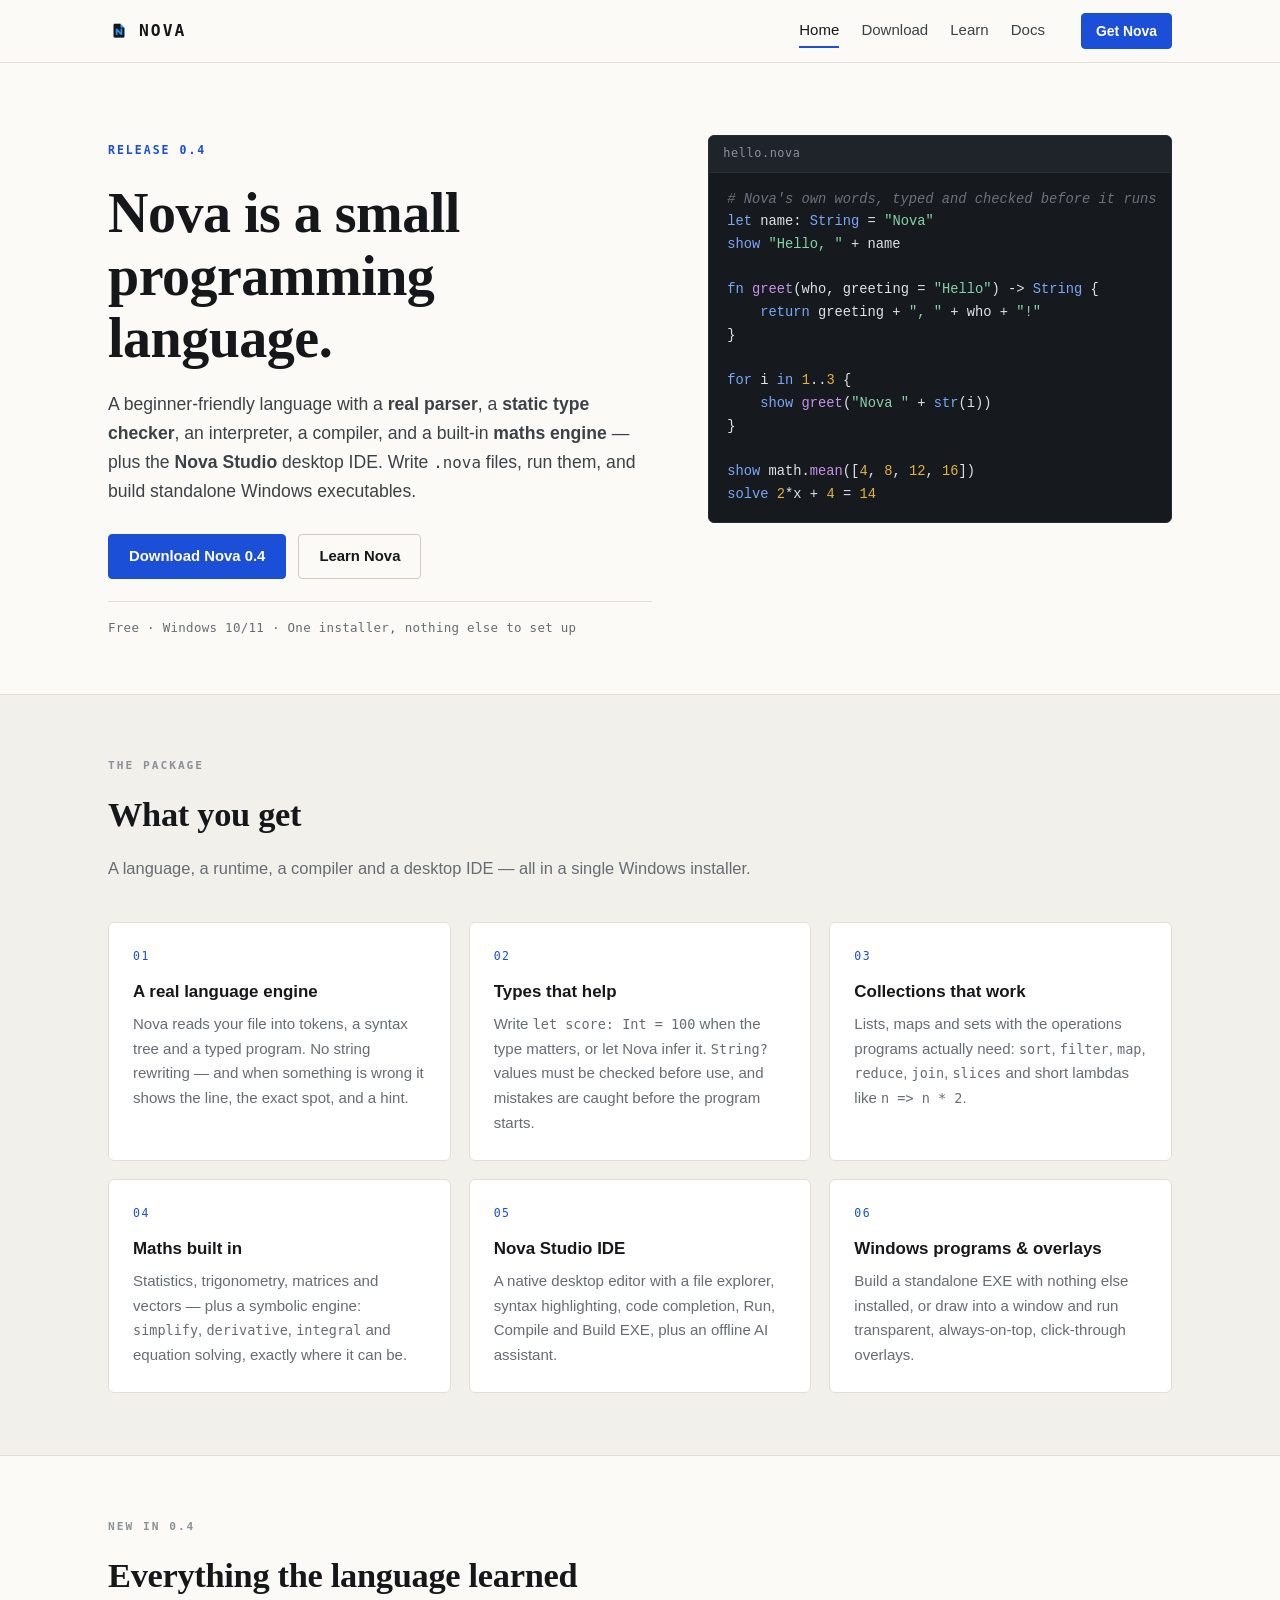
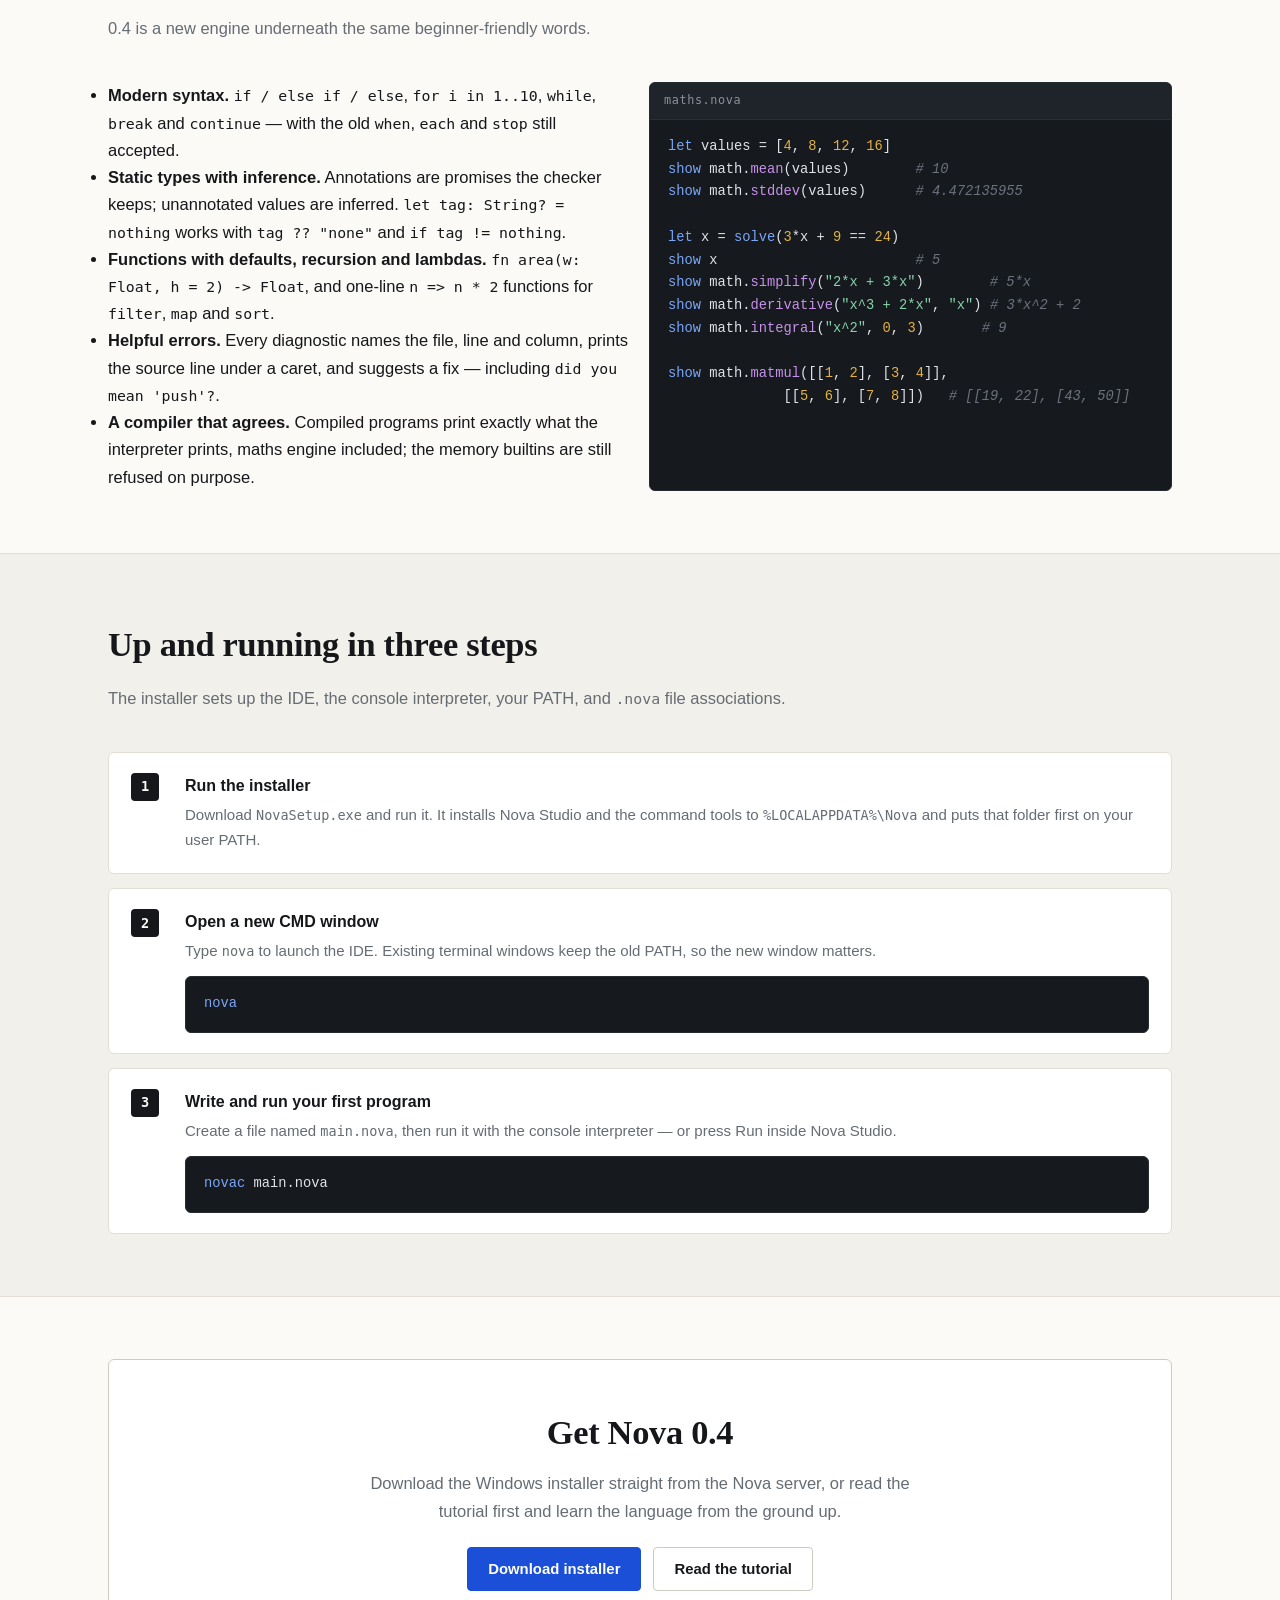
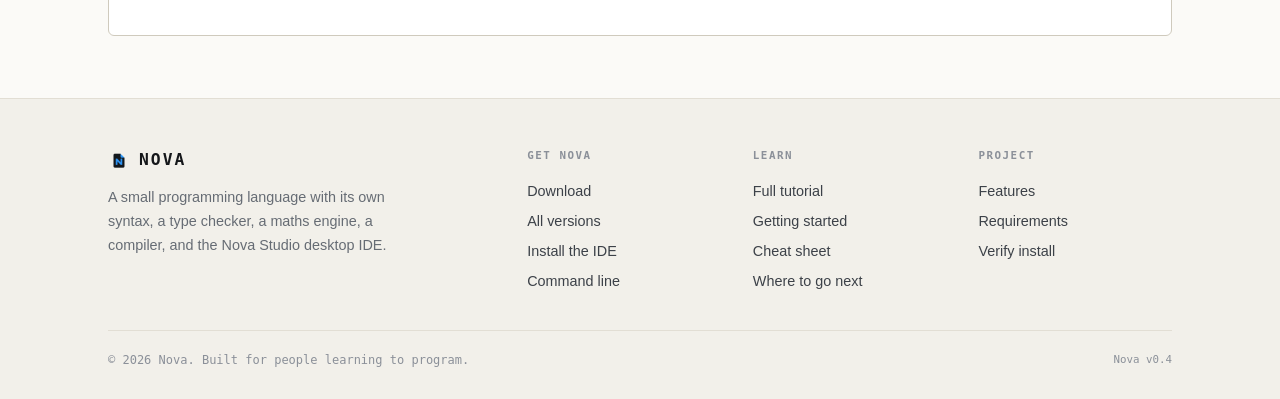
<file: index.html>
<!DOCTYPE html>
<html lang="en">
<head>
<meta charset="UTF-8">
<meta name="viewport" content="width=device-width, initial-scale=1.0">
<title>Nova — a small programming language with types and maths</title>
<meta name="description" content="Nova is a small programming language with its own syntax, a real parser and type checker, an interpreter, a compiler, a built-in maths engine, and the Nova Studio desktop IDE.">
<link rel="icon" type="image/x-icon" href="nova.ico">
<link rel="stylesheet" href="style.css">
</head>
<body>

<header class="site-header">
  <div class="wrap header-inner">
    <a class="brand" href="index.html"><img src="nova.ico" alt=""> Nova</a>
    <nav class="nav">
      <a href="index.html" class="active">Home</a>
      <a href="download.html">Download</a>
      <a href="learn.html">Learn</a>
      <a href="learn.html#reference">Docs</a>
    </nav>
    <a class="btn btn-primary btn-sm" href="download.html">Get Nova</a>
  </div>
</header>

<section class="hero">
  <div class="wrap hero-grid">
    <div>
      <span class="eyebrow">Release 0.4</span>
      <h1>Nova is a small programming language.</h1>
      <p class="lede">
        A beginner-friendly language with a <strong>real parser</strong>, a <strong>static type checker</strong>,
        an interpreter, a compiler, and a built-in <strong>maths engine</strong> — plus the
        <strong>Nova Studio</strong> desktop IDE. Write <span class="mono">.nova</span> files, run them, and
        build standalone Windows executables.
      </p>
      <div class="hero-actions">
        <a class="btn btn-primary" href="download.html">Download Nova 0.4</a>
        <a class="btn btn-ghost" href="learn.html">Learn Nova</a>
      </div>
      <p class="hero-note">Free · Windows 10/11 · One installer, nothing else to set up</p>
    </div>

    <div class="code">
      <div class="code-head"><span class="dot"></span> hello.nova</div>
<pre><span class="c"># Nova's own words, typed and checked before it runs</span>
<span class="k">let</span> name: <span class="k">String</span> = <span class="s">"Nova"</span>
<span class="k">show</span> <span class="s">"Hello, "</span> + name

<span class="k">fn</span> <span class="f">greet</span>(who, greeting = <span class="s">"Hello"</span>) -&gt; <span class="k">String</span> {
    <span class="k">return</span> greeting + <span class="s">", "</span> + who + <span class="s">"!"</span>
}

<span class="k">for</span> i <span class="k">in</span> <span class="n">1</span>..<span class="n">3</span> {
    <span class="k">show</span> <span class="f">greet</span>(<span class="s">"Nova "</span> + <span class="k">str</span>(i))
}

<span class="k">show</span> math.<span class="f">mean</span>([<span class="n">4</span>, <span class="n">8</span>, <span class="n">12</span>, <span class="n">16</span>])
<span class="k">solve</span> <span class="n">2</span>*x + <span class="n">4</span> = <span class="n">14</span></pre>
    </div>
  </div>
</section>

<section class="section alt" id="features">
  <div class="wrap">
    <div class="section-head">
      <span class="label">The package</span>
      <h2>What you get</h2>
      <p>A language, a runtime, a compiler and a desktop IDE — all in a single Windows installer.</p>
    </div>
    <div class="grid grid-3">
      <div class="card">
        <span class="num">01</span>
        <h3>A real language engine</h3>
        <p>Nova reads your file into tokens, a syntax tree and a typed program. No string rewriting — and
           when something is wrong it shows the line, the exact spot, and a hint.</p>
      </div>
      <div class="card">
        <span class="num">02</span>
        <h3>Types that help</h3>
        <p>Write <span class="mono">let score: Int = 100</span> when the type matters, or let Nova infer it.
           <span class="mono">String?</span> values must be checked before use, and mistakes are caught
           before the program starts.</p>
      </div>
      <div class="card">
        <span class="num">03</span>
        <h3>Collections that work</h3>
        <p>Lists, maps and sets with the operations programs actually need:
           <span class="mono">sort</span>, <span class="mono">filter</span>, <span class="mono">map</span>,
           <span class="mono">reduce</span>, <span class="mono">join</span>, <span class="mono">slices</span>
           and short lambdas like <span class="mono">n =&gt; n * 2</span>.</p>
      </div>
      <div class="card">
        <span class="num">04</span>
        <h3>Maths built in</h3>
        <p>Statistics, trigonometry, matrices and vectors — plus a symbolic engine:
           <span class="mono">simplify</span>, <span class="mono">derivative</span>,
           <span class="mono">integral</span> and equation solving, exactly where it can be.</p>
      </div>
      <div class="card">
        <span class="num">05</span>
        <h3>Nova Studio IDE</h3>
        <p>A native desktop editor with a file explorer, syntax highlighting, code completion,
           Run, Compile and Build EXE, plus an offline AI assistant.</p>
      </div>
      <div class="card">
        <span class="num">06</span>
        <h3>Windows programs &amp; overlays</h3>
        <p>Build a standalone EXE with nothing else installed, or draw into a window and run transparent,
           always-on-top, click-through overlays.</p>
      </div>
    </div>
  </div>
</section>

<section class="section">
  <div class="wrap">
    <div class="section-head">
      <span class="label">New in 0.4</span>
      <h2>Everything the language learned</h2>
      <p>0.4 is a new engine underneath the same beginner-friendly words.</p>
    </div>
    <div class="grid grid-2">
      <div>
        <ul>
          <li><strong>Modern syntax.</strong> <span class="mono">if / else if / else</span>,
              <span class="mono">for i in 1..10</span>, <span class="mono">while</span>,
              <span class="mono">break</span> and <span class="mono">continue</span> — with the old
              <span class="mono">when</span>, <span class="mono">each</span> and <span class="mono">stop</span>
              still accepted.</li>
          <li><strong>Static types with inference.</strong> Annotations are promises the checker keeps;
              unannotated values are inferred. <span class="mono">let tag: String? = nothing</span> works with
              <span class="mono">tag ?? "none"</span> and <span class="mono">if tag != nothing</span>.</li>
          <li><strong>Functions with defaults, recursion and lambdas.</strong>
              <span class="mono">fn area(w: Float, h = 2) -&gt; Float</span>, and one-line
              <span class="mono">n =&gt; n * 2</span> functions for
              <span class="mono">filter</span>, <span class="mono">map</span> and
              <span class="mono">sort</span>.</li>
          <li><strong>Helpful errors.</strong> Every diagnostic names the file, line and column, prints the
              source line under a caret, and suggests a fix — including
              <span class="mono">did you mean 'push'?</span>.</li>
          <li><strong>A compiler that agrees.</strong> Compiled programs print exactly what the interpreter
              prints, maths engine included; the memory builtins are still refused on purpose.</li>
        </ul>
      </div>
      <div class="code">
        <div class="code-head"><span class="dot"></span> maths.nova</div>
<pre><span class="k">let</span> values = [<span class="n">4</span>, <span class="n">8</span>, <span class="n">12</span>, <span class="n">16</span>]
<span class="k">show</span> math.<span class="f">mean</span>(values)        <span class="c"># 10</span>
<span class="k">show</span> math.<span class="f">stddev</span>(values)      <span class="c"># 4.472135955</span>

<span class="k">let</span> x = <span class="k">solve</span>(<span class="n">3</span>*x + <span class="n">9</span> == <span class="n">24</span>)
<span class="k">show</span> x                        <span class="c"># 5</span>
<span class="k">show</span> math.<span class="f">simplify</span>(<span class="s">"2*x + 3*x"</span>)        <span class="c"># 5*x</span>
<span class="k">show</span> math.<span class="f">derivative</span>(<span class="s">"x^3 + 2*x"</span>, <span class="s">"x"</span>) <span class="c"># 3*x^2 + 2</span>
<span class="k">show</span> math.<span class="f">integral</span>(<span class="s">"x^2"</span>, <span class="n">0</span>, <span class="n">3</span>)       <span class="c"># 9</span>

<span class="k">show</span> math.<span class="f">matmul</span>([[<span class="n">1</span>, <span class="n">2</span>], [<span class="n">3</span>, <span class="n">4</span>]],
              [[<span class="n">5</span>, <span class="n">6</span>], [<span class="n">7</span>, <span class="n">8</span>]])   <span class="c"># [[19, 22], [43, 50]]</span></pre>
      </div>
    </div>
  </div>
</section>

<section class="section alt">
  <div class="wrap">
    <div class="section-head">
      <h2>Up and running in three steps</h2>
      <p>The installer sets up the IDE, the console interpreter, your PATH, and
         <span class="mono">.nova</span> file associations.</p>
    </div>
    <div class="steps">
      <div class="step">
        <div>
          <h3>Run the installer</h3>
          <p>Download <span class="mono">NovaSetup.exe</span> and run it. It installs Nova Studio and the
             command tools to <span class="mono">%LOCALAPPDATA%\Nova</span> and puts that folder first on
             your user PATH.</p>
        </div>
      </div>
      <div class="step">
        <div>
          <h3>Open a new CMD window</h3>
          <p>Type <span class="mono">nova</span> to launch the IDE. Existing terminal windows keep the old
             PATH, so the new window matters.</p>
          <div class="code"><pre><span class="k">nova</span></pre></div>
        </div>
      </div>
      <div class="step">
        <div>
          <h3>Write and run your first program</h3>
          <p>Create a file named <span class="mono">main.nova</span>, then run it with the console
             interpreter — or press Run inside Nova Studio.</p>
          <div class="code"><pre><span class="k">novac</span> main.nova</pre></div>
        </div>
      </div>
    </div>
  </div>
</section>

<section class="section">
  <div class="wrap">
    <div class="cta-band">
      <h2>Get Nova 0.4</h2>
      <p>Download the Windows installer straight from the Nova server, or read the tutorial first and
         learn the language from the ground up.</p>
      <div class="hero-actions" style="justify-content:center;">
        <a class="btn btn-primary" href="https://njoamxfaprwxowlhsdyg.supabase.co/functions/v1/download/novasetup" rel="noopener">Download installer</a>
        <a class="btn btn-ghost" href="learn.html">Read the tutorial</a>
      </div>
    </div>
  </div>
</section>

<footer class="site-footer">
  <div class="wrap">
    <div class="footer-grid">
      <div class="footer-brand">
        <a class="brand" href="index.html"><img src="nova.ico" alt=""> Nova</a>
        <p>A small programming language with its own syntax, a type checker, a maths engine,
           a compiler, and the Nova Studio desktop IDE.</p>
      </div>
      <div class="footer-col">
        <h4>Get Nova</h4>
        <a href="download.html">Download</a>
        <a href="download.html#versions">All versions</a>
        <a href="download.html#ide">Install the IDE</a>
        <a href="download.html#source">Command line</a>
      </div>
      <div class="footer-col">
        <h4>Learn</h4>
        <a href="learn.html">Full tutorial</a>
        <a href="learn.html#lesson-1">Getting started</a>
        <a href="learn.html#reference">Cheat sheet</a>
        <a href="learn.html#next">Where to go next</a>
      </div>
      <div class="footer-col">
        <h4>Project</h4>
        <a href="index.html#features">Features</a>
        <a href="download.html#requirements">Requirements</a>
        <a href="download.html#verify">Verify install</a>
      </div>
    </div>
    <div class="footer-bottom">
      <span>© 2026 Nova. Built for people learning to program.</span>
      <span class="mono">Nova v0.4</span>
    </div>
  </div>
</footer>

</body>
</html>
</file>
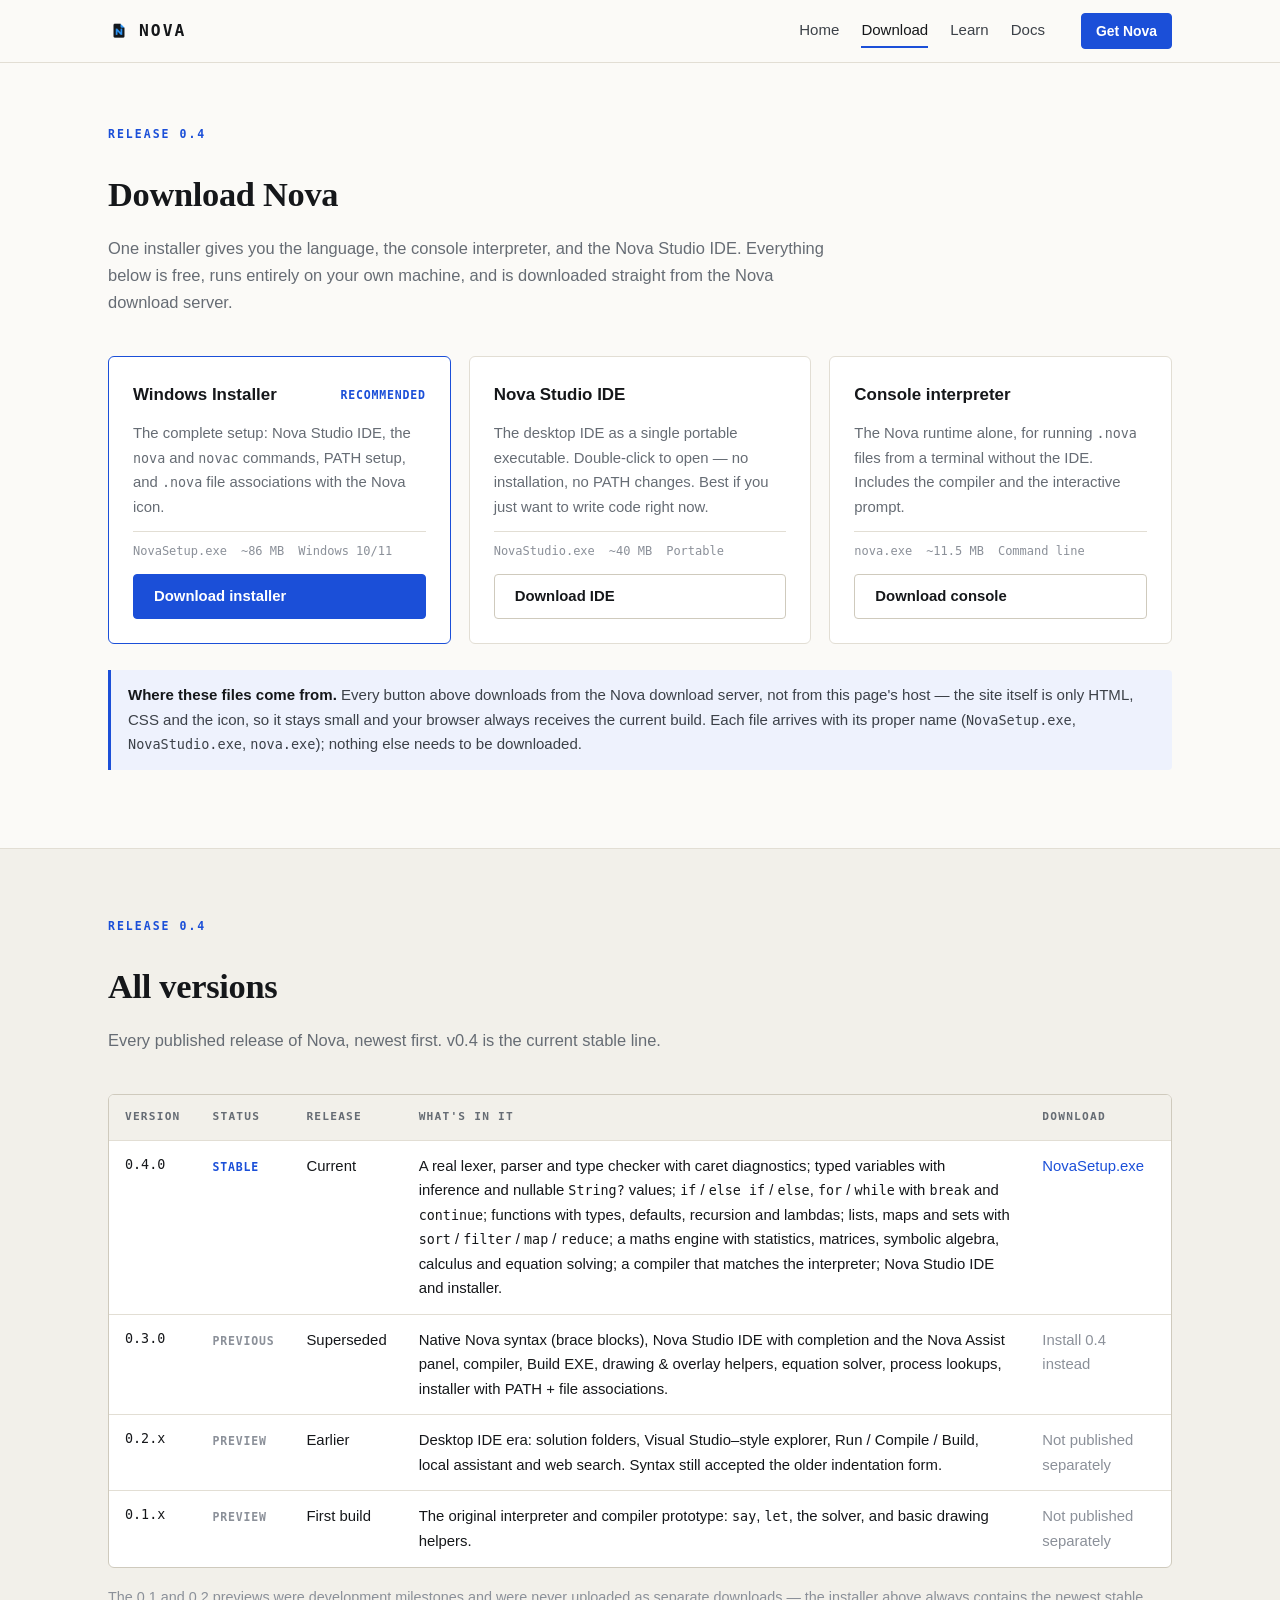
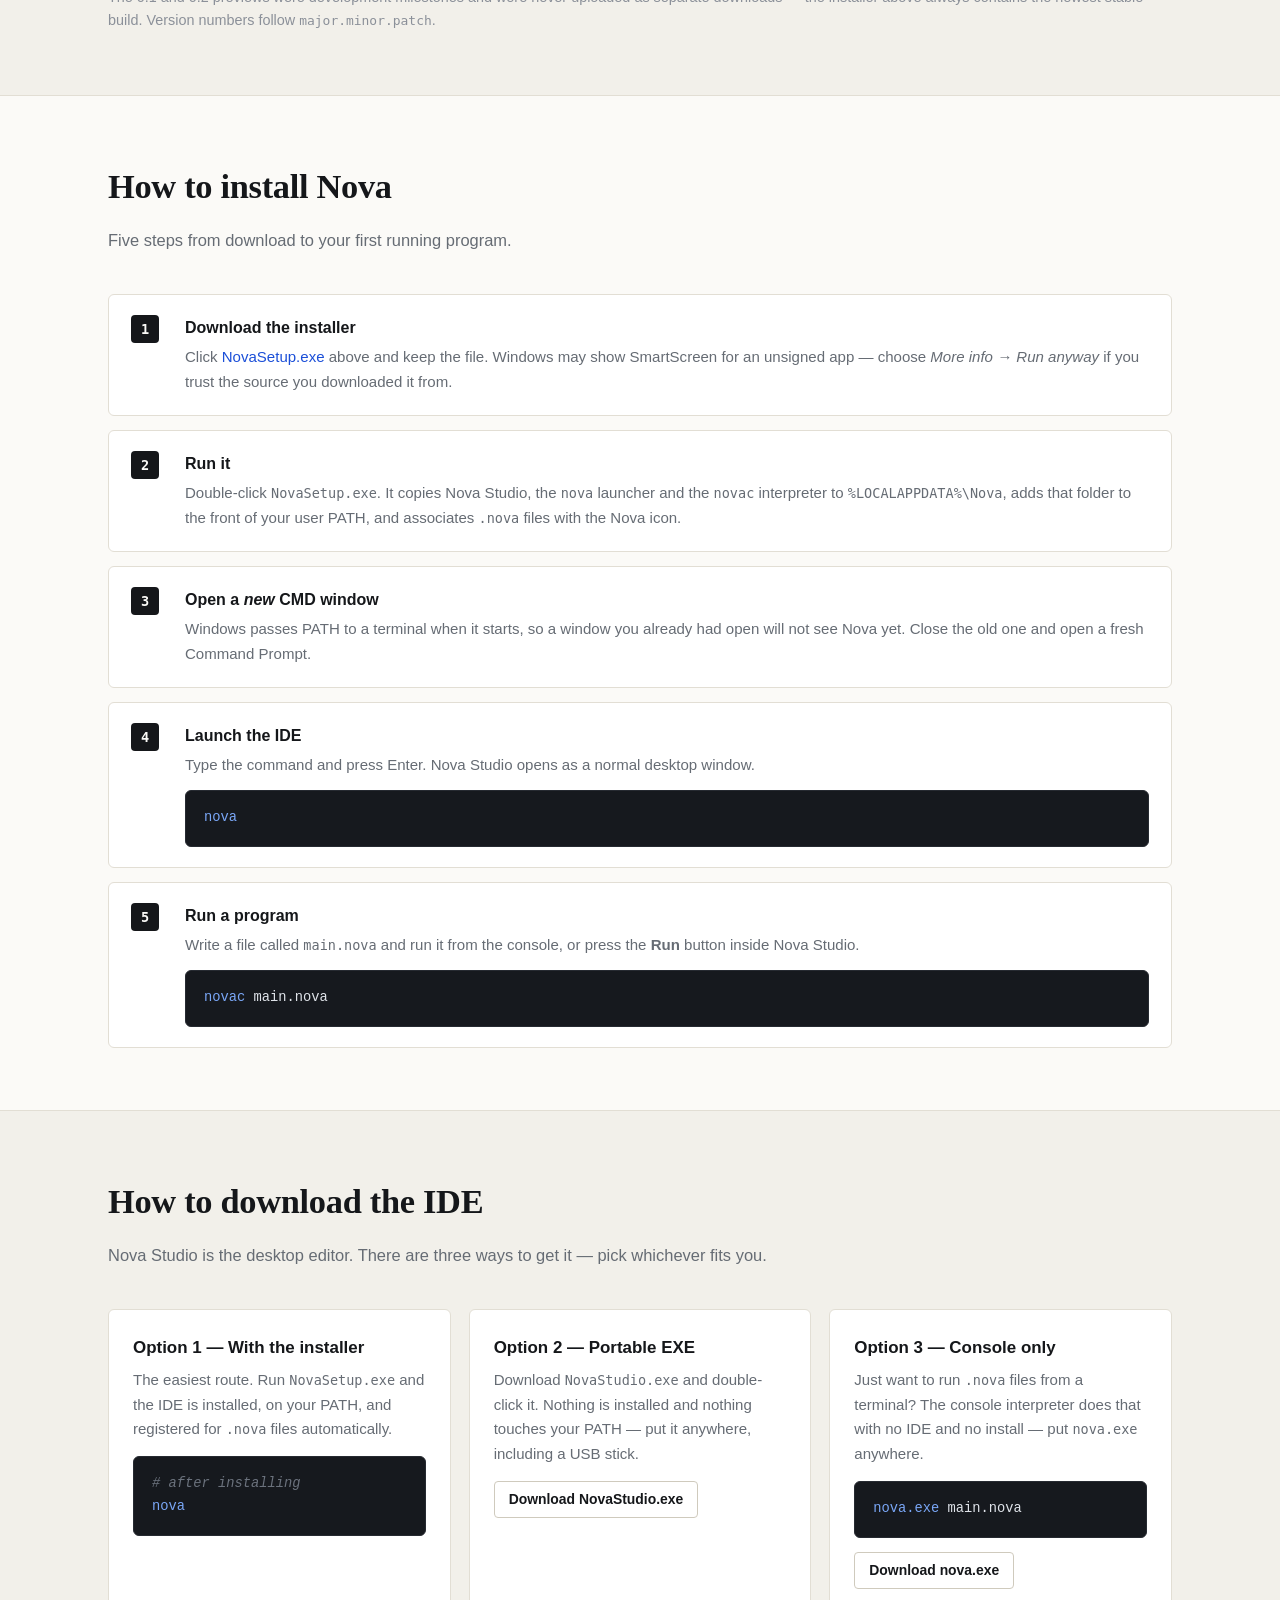
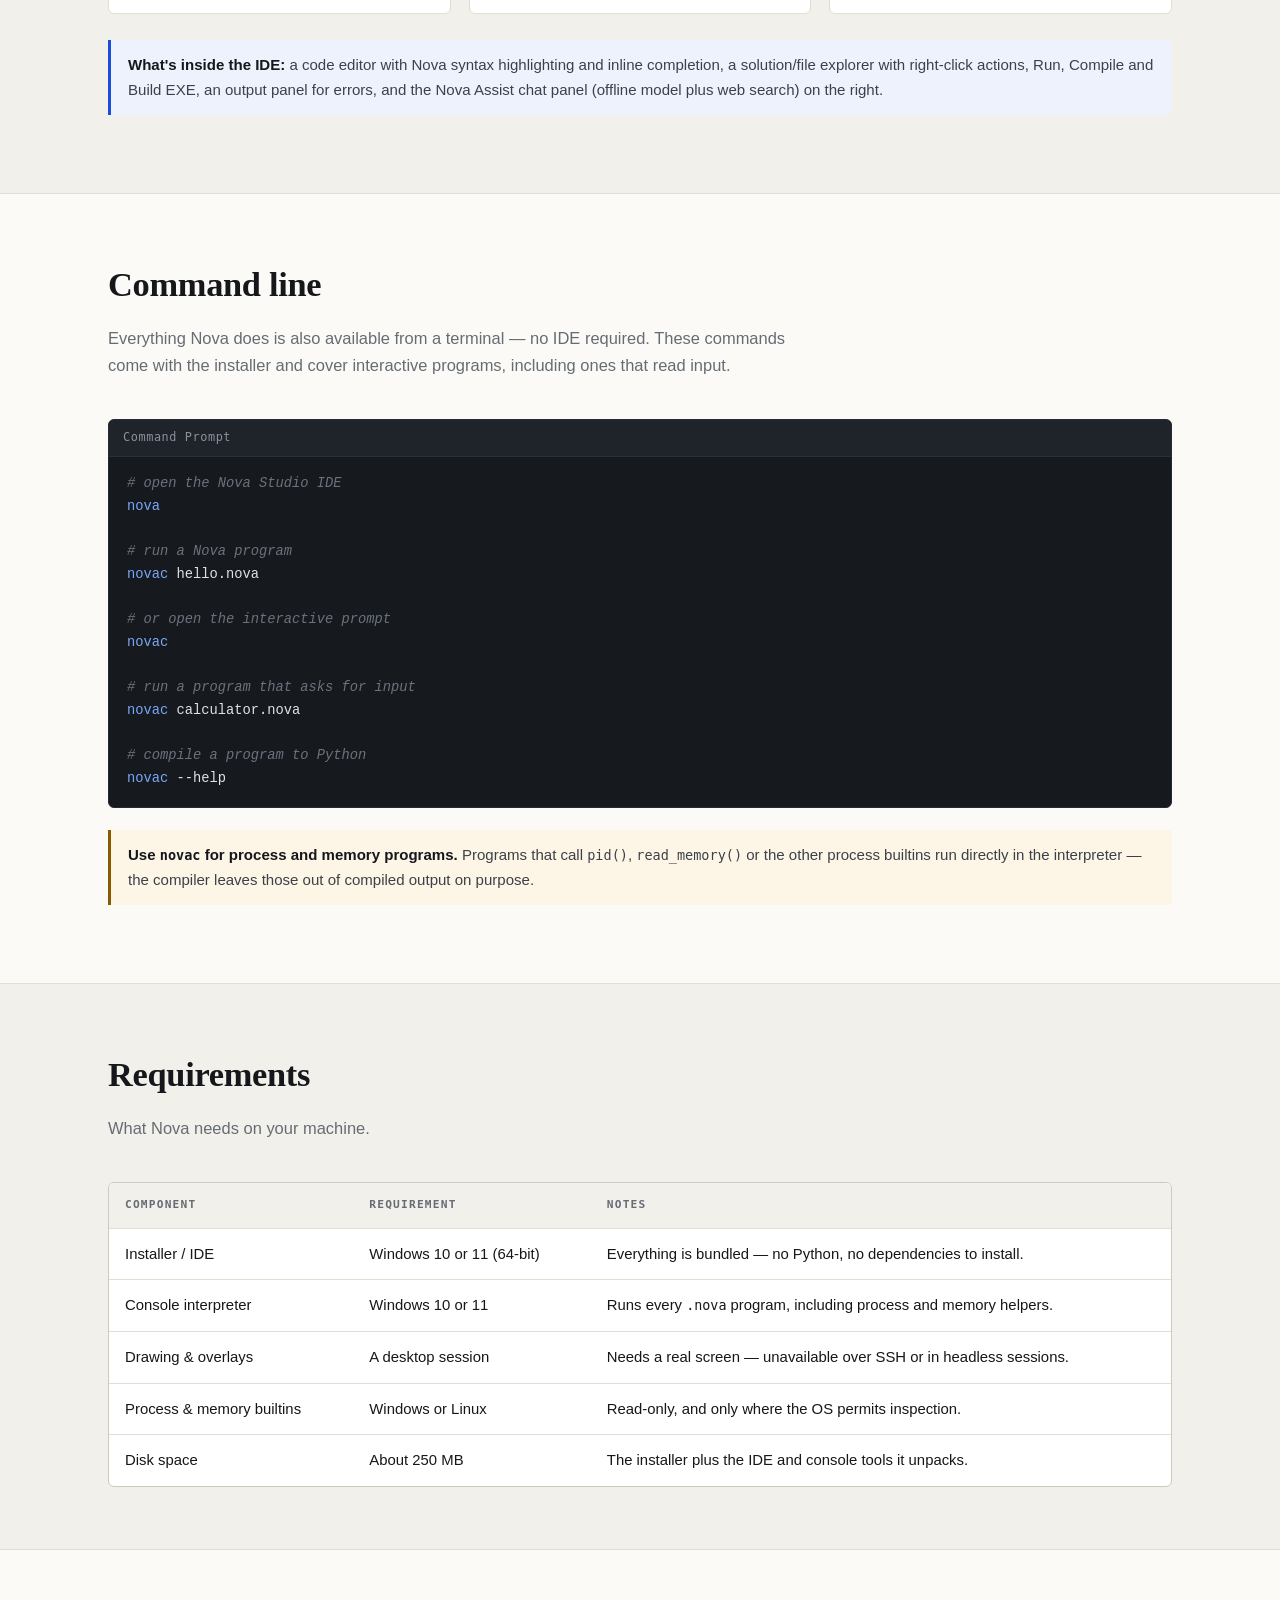
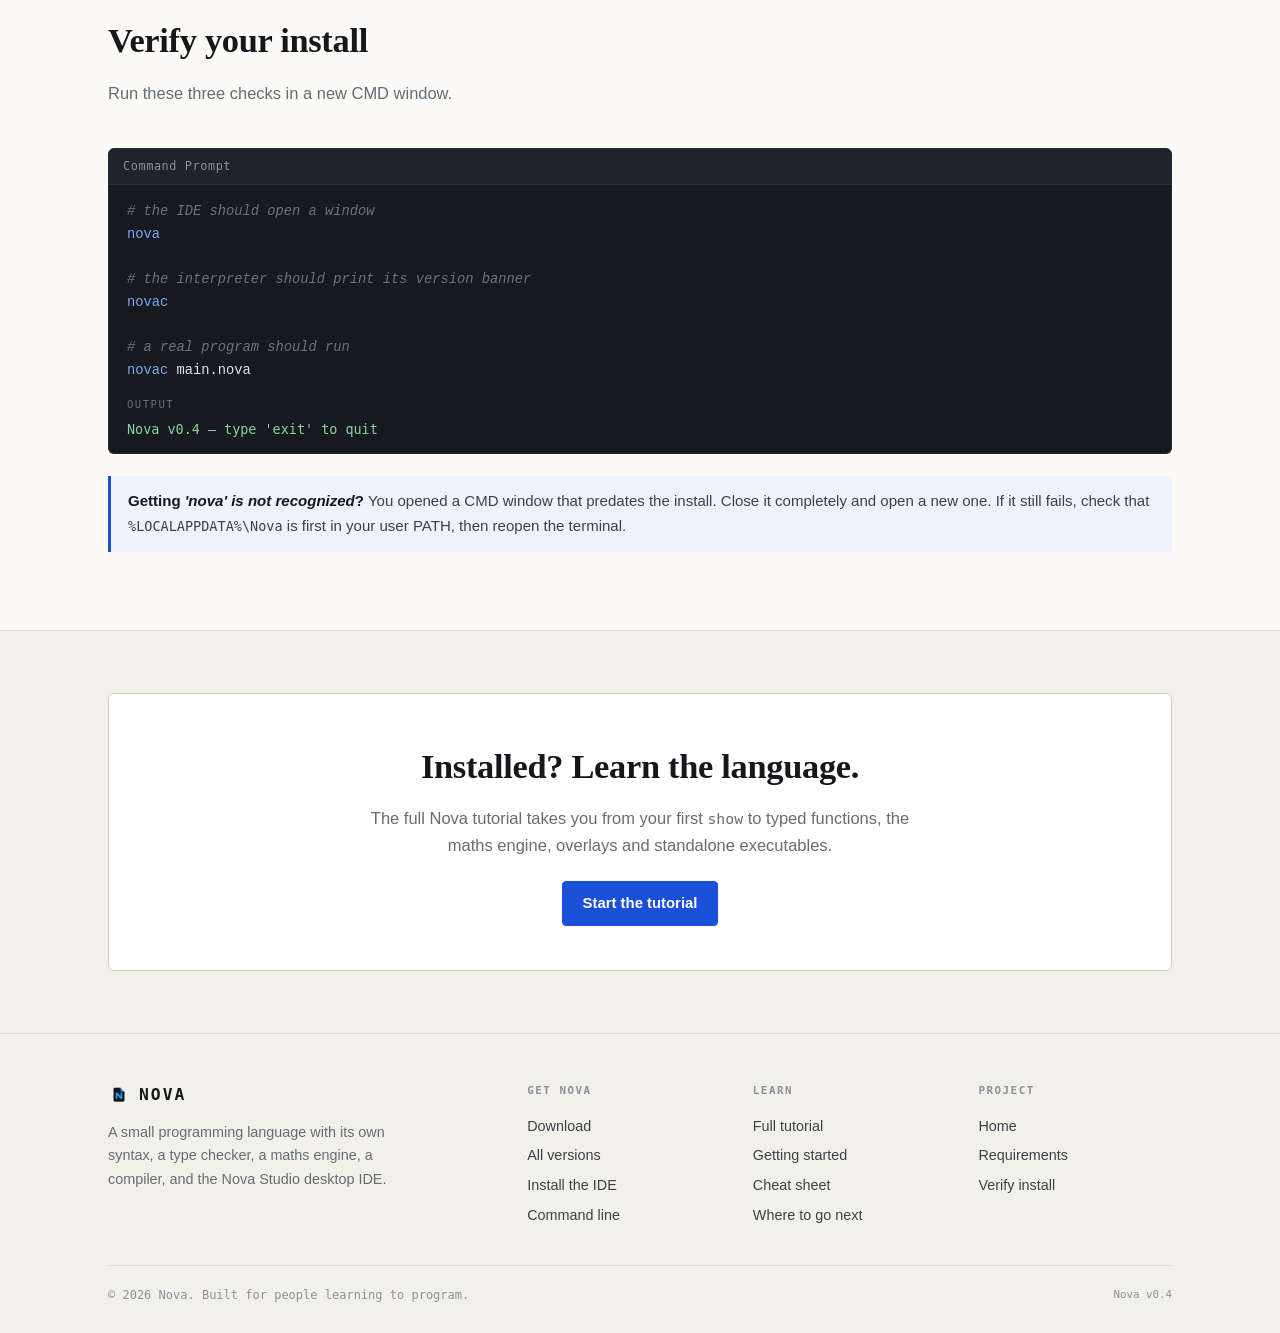
<file: download.html>
<!DOCTYPE html>
<html lang="en">
<head>
<meta charset="UTF-8">
<meta name="viewport" content="width=device-width, initial-scale=1.0">
<title>Download Nova — v0.4 installer, IDE & console</title>
<meta name="description" content="Download Nova v0.4: the Windows installer, the Nova Studio IDE, or the console interpreter. Downloads are served from the Nova server, plus every version and step-by-step install instructions.">
<link rel="icon" type="image/x-icon" href="nova.ico">
<link rel="stylesheet" href="style.css">
</head>
<body>

<header class="site-header">
  <div class="wrap header-inner">
    <a class="brand" href="index.html"><img src="nova.ico" alt=""> Nova</a>
    <nav class="nav">
      <a href="index.html">Home</a>
      <a href="download.html" class="active">Download</a>
      <a href="learn.html">Learn</a>
      <a href="learn.html#reference">Docs</a>
    </nav>
    <a class="btn btn-primary btn-sm" href="#files">Get Nova</a>
  </div>
</header>

<section class="section" style="padding-top:56px;">
  <div class="wrap">
    <div class="section-head">
      <span class="eyebrow">Release 0.4</span>
      <h2>Download Nova</h2>
      <p>One installer gives you the language, the console interpreter, and the Nova Studio IDE.
         Everything below is free, runs entirely on your own machine, and is downloaded straight from
         the Nova download server.</p>
    </div>

    <div class="grid grid-3" id="files">
      <div class="dl-card reco">
        <div class="top">
          <h3>Windows Installer</h3>
          <span class="badge stable">Recommended</span>
        </div>
        <p>The complete setup: Nova Studio IDE, the <span class="mono">nova</span> and
           <span class="mono">novac</span> commands, PATH setup, and <span class="mono">.nova</span>
           file associations with the Nova icon.</p>
        <div class="dl-meta"><span>NovaSetup.exe</span><span>~86 MB</span><span>Windows 10/11</span></div>
        <a class="btn btn-primary" href="https://njoamxfaprwxowlhsdyg.supabase.co/functions/v1/download/novasetup" rel="noopener">Download installer</a>
      </div>

      <div class="dl-card">
        <div class="top"><h3>Nova Studio IDE</h3></div>
        <p>The desktop IDE as a single portable executable. Double-click to open — no installation,
           no PATH changes. Best if you just want to write code right now.</p>
        <div class="dl-meta"><span>NovaStudio.exe</span><span>~40 MB</span><span>Portable</span></div>
        <a class="btn btn-ghost" href="https://njoamxfaprwxowlhsdyg.supabase.co/functions/v1/download/novadd" rel="noopener">Download IDE</a>
      </div>

      <div class="dl-card">
        <div class="top"><h3>Console interpreter</h3></div>
        <p>The Nova runtime alone, for running <span class="mono">.nova</span> files from a terminal
           without the IDE. Includes the compiler and the interactive prompt.</p>
        <div class="dl-meta"><span>nova.exe</span><span>~11.5 MB</span><span>Command line</span></div>
        <a class="btn btn-ghost" href="https://njoamxfaprwxowlhsdyg.supabase.co/functions/v1/download/update" rel="noopener">Download console</a>
      </div>
    </div>

    <div class="callout" style="margin-top:26px;">
      <strong>Where these files come from.</strong> Every button above downloads from the Nova download
      server, not from this page's host — the site itself is only HTML, CSS and the icon, so it stays small
      and your browser always receives the current build. Each file arrives with its proper name
      (<span class="mono">NovaSetup.exe</span>, <span class="mono">NovaStudio.exe</span>,
      <span class="mono">nova.exe</span>); nothing else needs to be downloaded.
    </div>
  </div>
</section>

<section class="section alt" id="versions">
  <div class="wrap">
    <div class="section-head">
      <span class="eyebrow">Release 0.4</span>
      <h2>All versions</h2>
      <p>Every published release of Nova, newest first. v0.4 is the current stable line.</p>
    </div>

    <div class="table-wrap">
      <table>
        <thead>
          <tr><th>Version</th><th>Status</th><th>Release</th><th>What's in it</th><th>Download</th></tr>
        </thead>
        <tbody>
          <tr>
            <td class="mono">0.4.0</td>
            <td><span class="badge stable">Stable</span></td>
            <td>Current</td>
            <td>A real lexer, parser and type checker with caret diagnostics; typed variables with inference
                and nullable <span class="mono">String?</span> values; <span class="mono">if</span> /
                <span class="mono">else if</span> / <span class="mono">else</span>,
                <span class="mono">for</span> / <span class="mono">while</span> with
                <span class="mono">break</span> and <span class="mono">continue</span>; functions with types,
                defaults, recursion and lambdas; lists, maps and sets with
                <span class="mono">sort</span> / <span class="mono">filter</span> /
                <span class="mono">map</span> / <span class="mono">reduce</span>; a maths engine with
                statistics, matrices, symbolic algebra, calculus and equation solving; a compiler that
                matches the interpreter; Nova Studio IDE and installer.</td>
            <td><a href="https://njoamxfaprwxowlhsdyg.supabase.co/functions/v1/download/novasetup" rel="noopener">NovaSetup.exe</a></td>
          </tr>
          <tr>
            <td class="mono">0.3.0</td>
            <td><span class="badge pre">Previous</span></td>
            <td>Superseded</td>
            <td>Native Nova syntax (brace blocks), Nova Studio IDE with completion and the Nova Assist
                panel, compiler, Build EXE, drawing &amp; overlay helpers, equation solver,
                process lookups, installer with PATH + file associations.</td>
            <td><span style="color:var(--faint)">Install 0.4 instead</span></td>
          </tr>
          <tr>
            <td class="mono">0.2.x</td>
            <td><span class="badge pre">Preview</span></td>
            <td>Earlier</td>
            <td>Desktop IDE era: solution folders, Visual Studio–style explorer, Run / Compile / Build,
                local assistant and web search. Syntax still accepted the older indentation form.</td>
            <td><span style="color:var(--faint)">Not published separately</span></td>
          </tr>
          <tr>
            <td class="mono">0.1.x</td>
            <td><span class="badge pre">Preview</span></td>
            <td>First build</td>
            <td>The original interpreter and compiler prototype: <span class="mono">say</span>,
                <span class="mono">let</span>, the solver, and basic drawing helpers.</td>
            <td><span style="color:var(--faint)">Not published separately</span></td>
          </tr>
        </tbody>
      </table>
    </div>

    <p class="sub" style="margin-top:18px;font-size:0.9rem;color:var(--faint);">
      The 0.1 and 0.2 previews were development milestones and were never uploaded as separate
      downloads — the installer above always contains the newest stable build. Version numbers follow
      <span class="mono">major.minor.patch</span>.
    </p>
  </div>
</section>

<section class="section" id="install">
  <div class="wrap">
    <div class="section-head">
      <h2>How to install Nova</h2>
      <p>Five steps from download to your first running program.</p>
    </div>

    <div class="steps">
      <div class="step">
        <div>
          <h3>Download the installer</h3>
          <p>Click <a href="https://njoamxfaprwxowlhsdyg.supabase.co/functions/v1/download/novasetup" rel="noopener">NovaSetup.exe</a>
             above and keep the file. Windows may show SmartScreen for an unsigned app — choose
             <em>More info → Run anyway</em> if you trust the source you downloaded it from.</p>
        </div>
      </div>
      <div class="step">
        <div>
          <h3>Run it</h3>
          <p>Double-click <span class="mono">NovaSetup.exe</span>. It copies Nova Studio, the
             <span class="mono">nova</span> launcher and the <span class="mono">novac</span> interpreter to
             <span class="mono">%LOCALAPPDATA%\Nova</span>, adds that folder to the front of your user PATH,
             and associates <span class="mono">.nova</span> files with the Nova icon.</p>
        </div>
      </div>
      <div class="step">
        <div>
          <h3>Open a <em>new</em> CMD window</h3>
          <p>Windows passes PATH to a terminal when it starts, so a window you already had open will not
             see Nova yet. Close the old one and open a fresh Command Prompt.</p>
        </div>
      </div>
      <div class="step">
        <div>
          <h3>Launch the IDE</h3>
          <p>Type the command and press Enter. Nova Studio opens as a normal desktop window.</p>
          <div class="code"><pre><span class="k">nova</span></pre></div>
        </div>
      </div>
      <div class="step">
        <div>
          <h3>Run a program</h3>
          <p>Write a file called <span class="mono">main.nova</span> and run it from the console, or press
             the <strong>Run</strong> button inside Nova Studio.</p>
          <div class="code"><pre><span class="k">novac</span> main.nova</pre></div>
        </div>
      </div>
    </div>
  </div>
</section>

<section class="section alt" id="ide">
  <div class="wrap">
    <div class="section-head">
      <h2>How to download the IDE</h2>
      <p>Nova Studio is the desktop editor. There are three ways to get it — pick whichever fits you.</p>
    </div>

    <div class="grid grid-3">
      <div class="card">
        <h3>Option 1 — With the installer</h3>
        <p>The easiest route. Run <span class="mono">NovaSetup.exe</span> and the IDE is installed, on your
           PATH, and registered for <span class="mono">.nova</span> files automatically.</p>
        <div class="code" style="margin-top:14px;"><pre><span class="c"># after installing</span>
<span class="k">nova</span></pre></div>
      </div>

      <div class="card">
        <h3>Option 2 — Portable EXE</h3>
        <p>Download <span class="mono">NovaStudio.exe</span> and double-click it. Nothing is installed and
           nothing touches your PATH — put it anywhere, including a USB stick.</p>
        <p style="margin-top:14px;"><a class="btn btn-ghost btn-sm" href="https://njoamxfaprwxowlhsdyg.supabase.co/functions/v1/download/novadd" rel="noopener">Download NovaStudio.exe</a></p>
      </div>

      <div class="card">
        <h3>Option 3 — Console only</h3>
        <p>Just want to run <span class="mono">.nova</span> files from a terminal? The console interpreter
           does that with no IDE and no install — put <span class="mono">nova.exe</span> anywhere.</p>
        <div class="code" style="margin-top:14px;"><pre><span class="k">nova.exe</span> main.nova</pre></div>
        <p style="margin-top:14px;"><a class="btn btn-ghost btn-sm" href="https://njoamxfaprwxowlhsdyg.supabase.co/functions/v1/download/update" rel="noopener">Download nova.exe</a></p>
      </div>
    </div>

    <div class="callout" style="margin-top:26px;">
      <strong>What's inside the IDE:</strong> a code editor with Nova syntax highlighting and inline
      completion, a solution/file explorer with right-click actions, Run, Compile and Build EXE,
      an output panel for errors, and the Nova Assist chat panel (offline model plus web search) on the right.
    </div>
  </div>
</section>

<section class="section" id="source">
  <div class="wrap">
    <div class="section-head">
      <h2>Command line</h2>
      <p>Everything Nova does is also available from a terminal — no IDE required. These commands come
         with the installer and cover interactive programs, including ones that read input.</p>
    </div>

    <div class="code">
      <div class="code-head"><span class="dot"></span> Command Prompt</div>
<pre><span class="c"># open the Nova Studio IDE</span>
<span class="k">nova</span>

<span class="c"># run a Nova program</span>
<span class="k">novac</span> hello.nova

<span class="c"># or open the interactive prompt</span>
<span class="k">novac</span>

<span class="c"># run a program that asks for input</span>
<span class="k">novac</span> calculator.nova

<span class="c"># compile a program to Python</span>
<span class="k">novac</span> --help</pre>
    </div>

    <div class="callout warn" style="margin-top:22px;">
      <strong>Use <span class="mono">novac</span> for process and memory programs.</strong> Programs that call
      <span class="mono">pid()</span>, <span class="mono">read_memory()</span> or the other process builtins
      run directly in the interpreter — the compiler leaves those out of compiled output on purpose.
    </div>
  </div>
</section>

<section class="section alt" id="requirements">
  <div class="wrap">
    <div class="section-head">
      <h2>Requirements</h2>
      <p>What Nova needs on your machine.</p>
    </div>
    <div class="table-wrap">
      <table>
        <thead><tr><th>Component</th><th>Requirement</th><th>Notes</th></tr></thead>
        <tbody>
          <tr><td>Installer / IDE</td><td>Windows 10 or 11 (64-bit)</td><td>Everything is bundled — no Python, no dependencies to install.</td></tr>
          <tr><td>Console interpreter</td><td>Windows 10 or 11</td><td>Runs every <span class="mono">.nova</span> program, including process and memory helpers.</td></tr>
          <tr><td>Drawing &amp; overlays</td><td>A desktop session</td><td>Needs a real screen — unavailable over SSH or in headless sessions.</td></tr>
          <tr><td>Process &amp; memory builtins</td><td>Windows or Linux</td><td>Read-only, and only where the OS permits inspection.</td></tr>
          <tr><td>Disk space</td><td>About 250 MB</td><td>The installer plus the IDE and console tools it unpacks.</td></tr>
        </tbody>
      </table>
    </div>
  </div>
</section>

<section class="section" id="verify">
  <div class="wrap">
    <div class="section-head">
      <h2>Verify your install</h2>
      <p>Run these three checks in a new CMD window.</p>
    </div>
    <div class="code">
      <div class="code-head"><span class="dot"></span> Command Prompt</div>
<pre><span class="c"># the IDE should open a window</span>
<span class="k">nova</span>

<span class="c"># the interpreter should print its version banner</span>
<span class="k">novac</span>

<span class="c"># a real program should run</span>
<span class="k">novac</span> main.nova</pre>
    </div>
    <div class="output">Nova v0.4 — type 'exit' to quit</div>

    <div class="callout" style="margin-top:22px;">
      <strong>Getting <em>'nova' is not recognized</em>?</strong> You opened a CMD window that predates the
      install. Close it completely and open a new one. If it still fails, check that
      <span class="mono">%LOCALAPPDATA%\Nova</span> is first in your user PATH, then reopen the terminal.
    </div>
  </div>
</section>

<section class="section alt">
  <div class="wrap">
    <div class="cta-band">
      <h2>Installed? Learn the language.</h2>
      <p>The full Nova tutorial takes you from your first <span class="mono">show</span> to typed functions,
         the maths engine, overlays and standalone executables.</p>
      <a class="btn btn-primary" href="learn.html">Start the tutorial</a>
    </div>
  </div>
</section>

<footer class="site-footer">
  <div class="wrap">
    <div class="footer-grid">
      <div class="footer-brand">
        <a class="brand" href="index.html"><img src="nova.ico" alt=""> Nova</a>
        <p>A small programming language with its own syntax, a type checker, a maths engine,
           a compiler, and the Nova Studio desktop IDE.</p>
      </div>
      <div class="footer-col">
        <h4>Get Nova</h4>
        <a href="download.html">Download</a>
        <a href="#versions">All versions</a>
        <a href="#ide">Install the IDE</a>
        <a href="#source">Command line</a>
      </div>
      <div class="footer-col">
        <h4>Learn</h4>
        <a href="learn.html">Full tutorial</a>
        <a href="learn.html#lesson-1">Getting started</a>
        <a href="learn.html#reference">Cheat sheet</a>
        <a href="learn.html#next">Where to go next</a>
      </div>
      <div class="footer-col">
        <h4>Project</h4>
        <a href="index.html">Home</a>
        <a href="#requirements">Requirements</a>
        <a href="#verify">Verify install</a>
      </div>
    </div>
    <div class="footer-bottom">
      <span>© 2026 Nova. Built for people learning to program.</span>
      <span class="mono">Nova v0.4</span>
    </div>
  </div>
</footer>

</body>
</html>
</file>
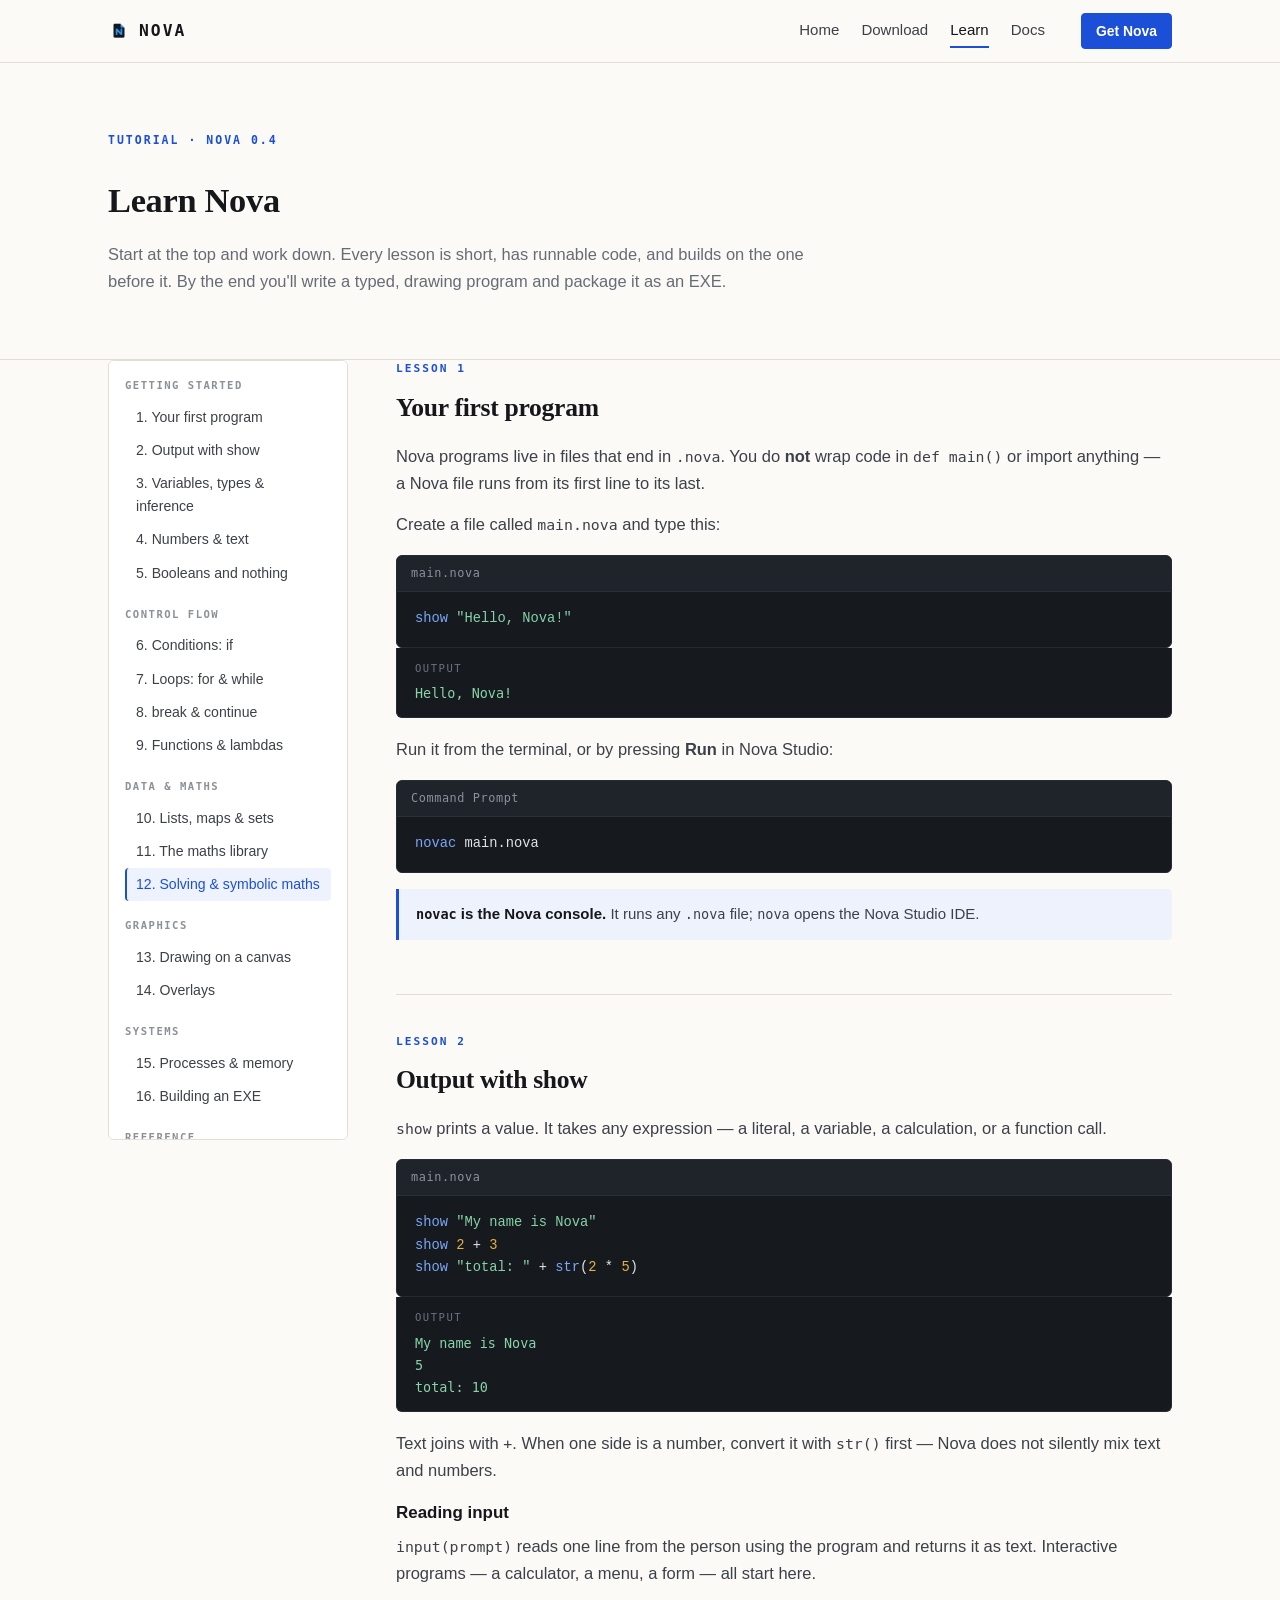
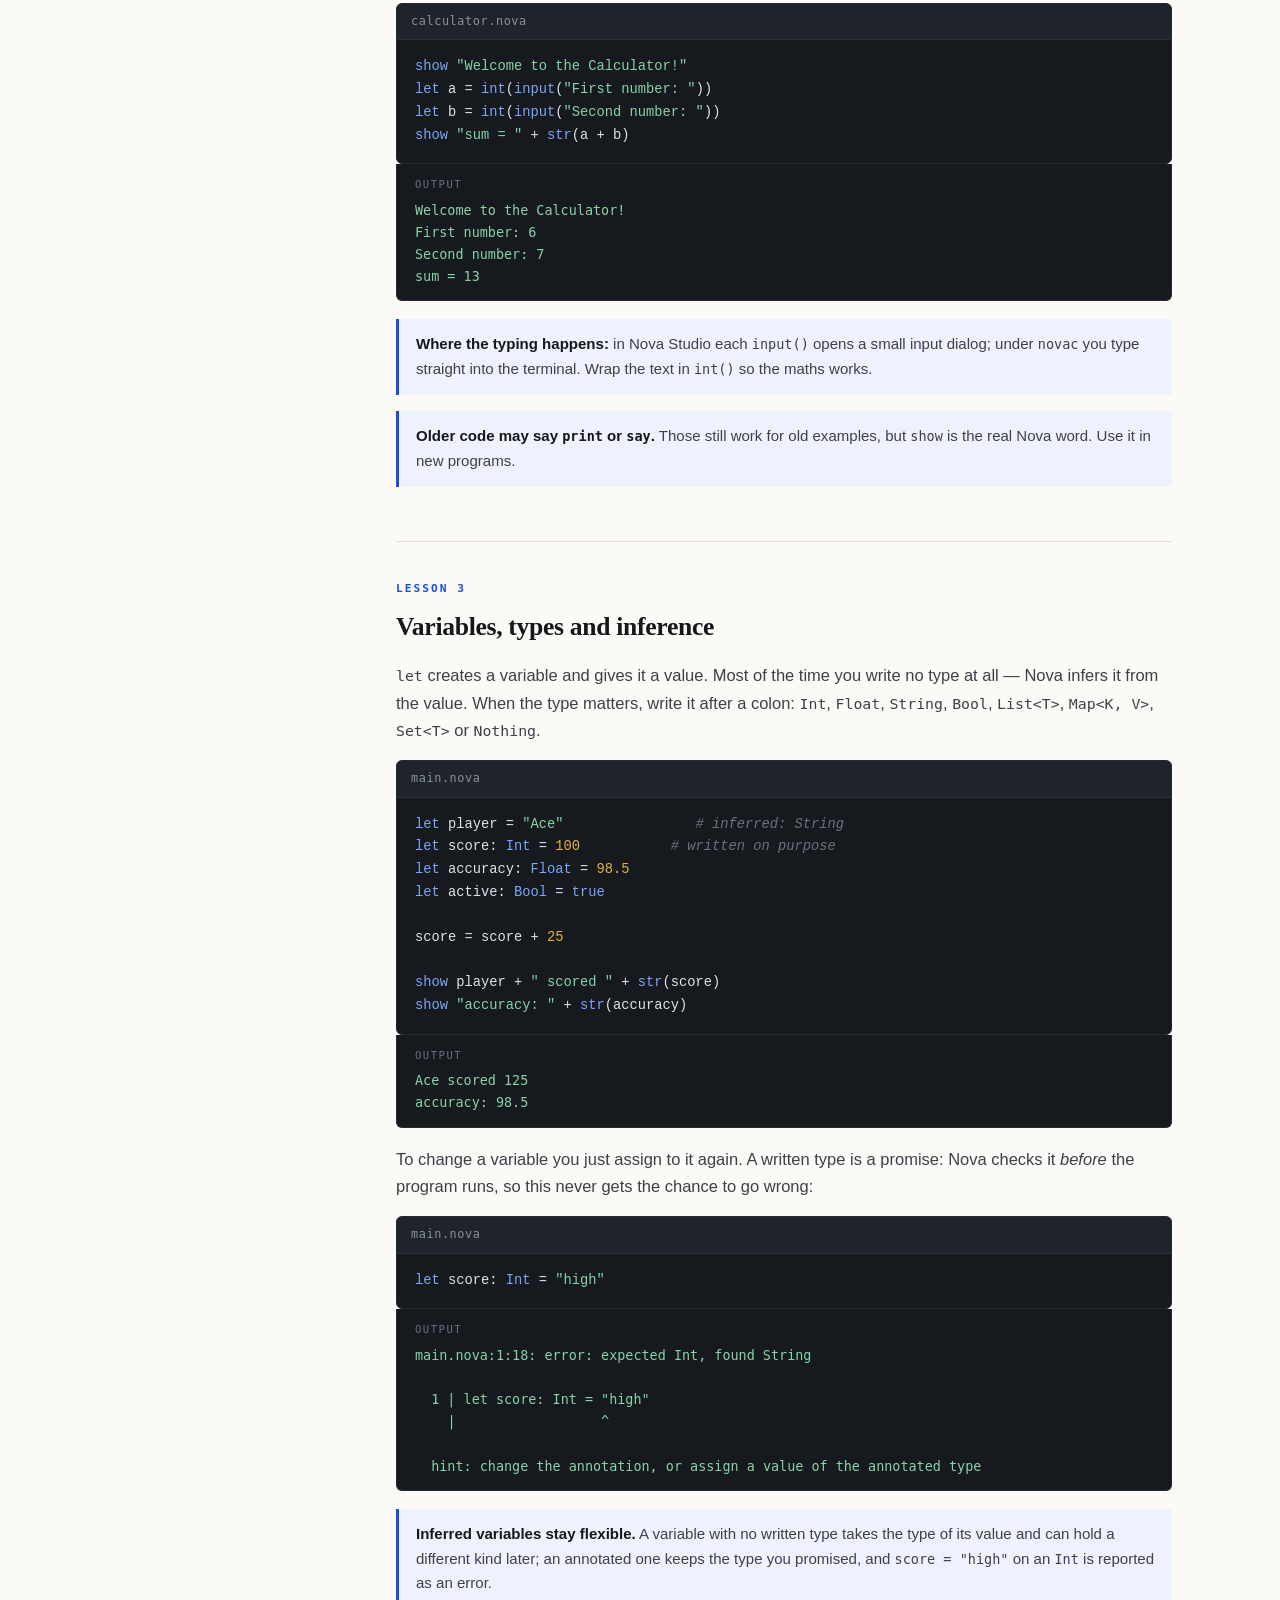
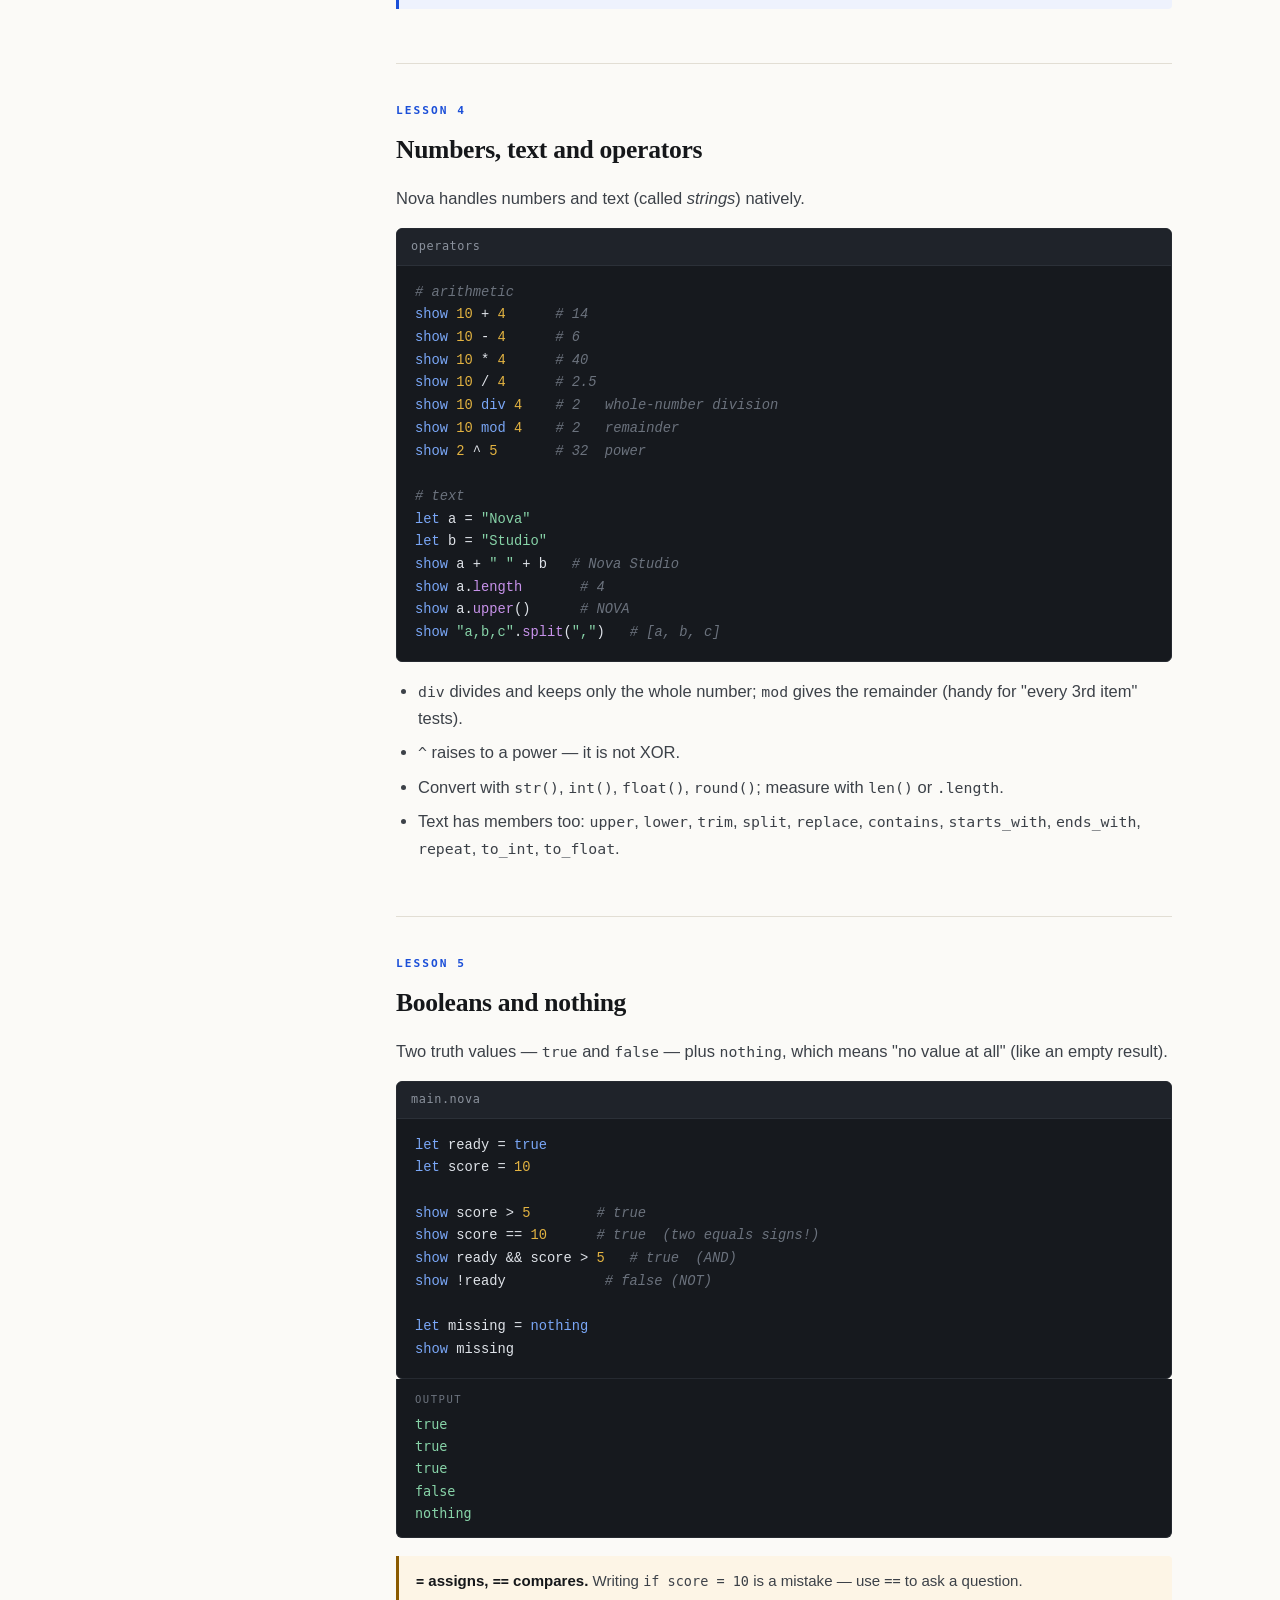
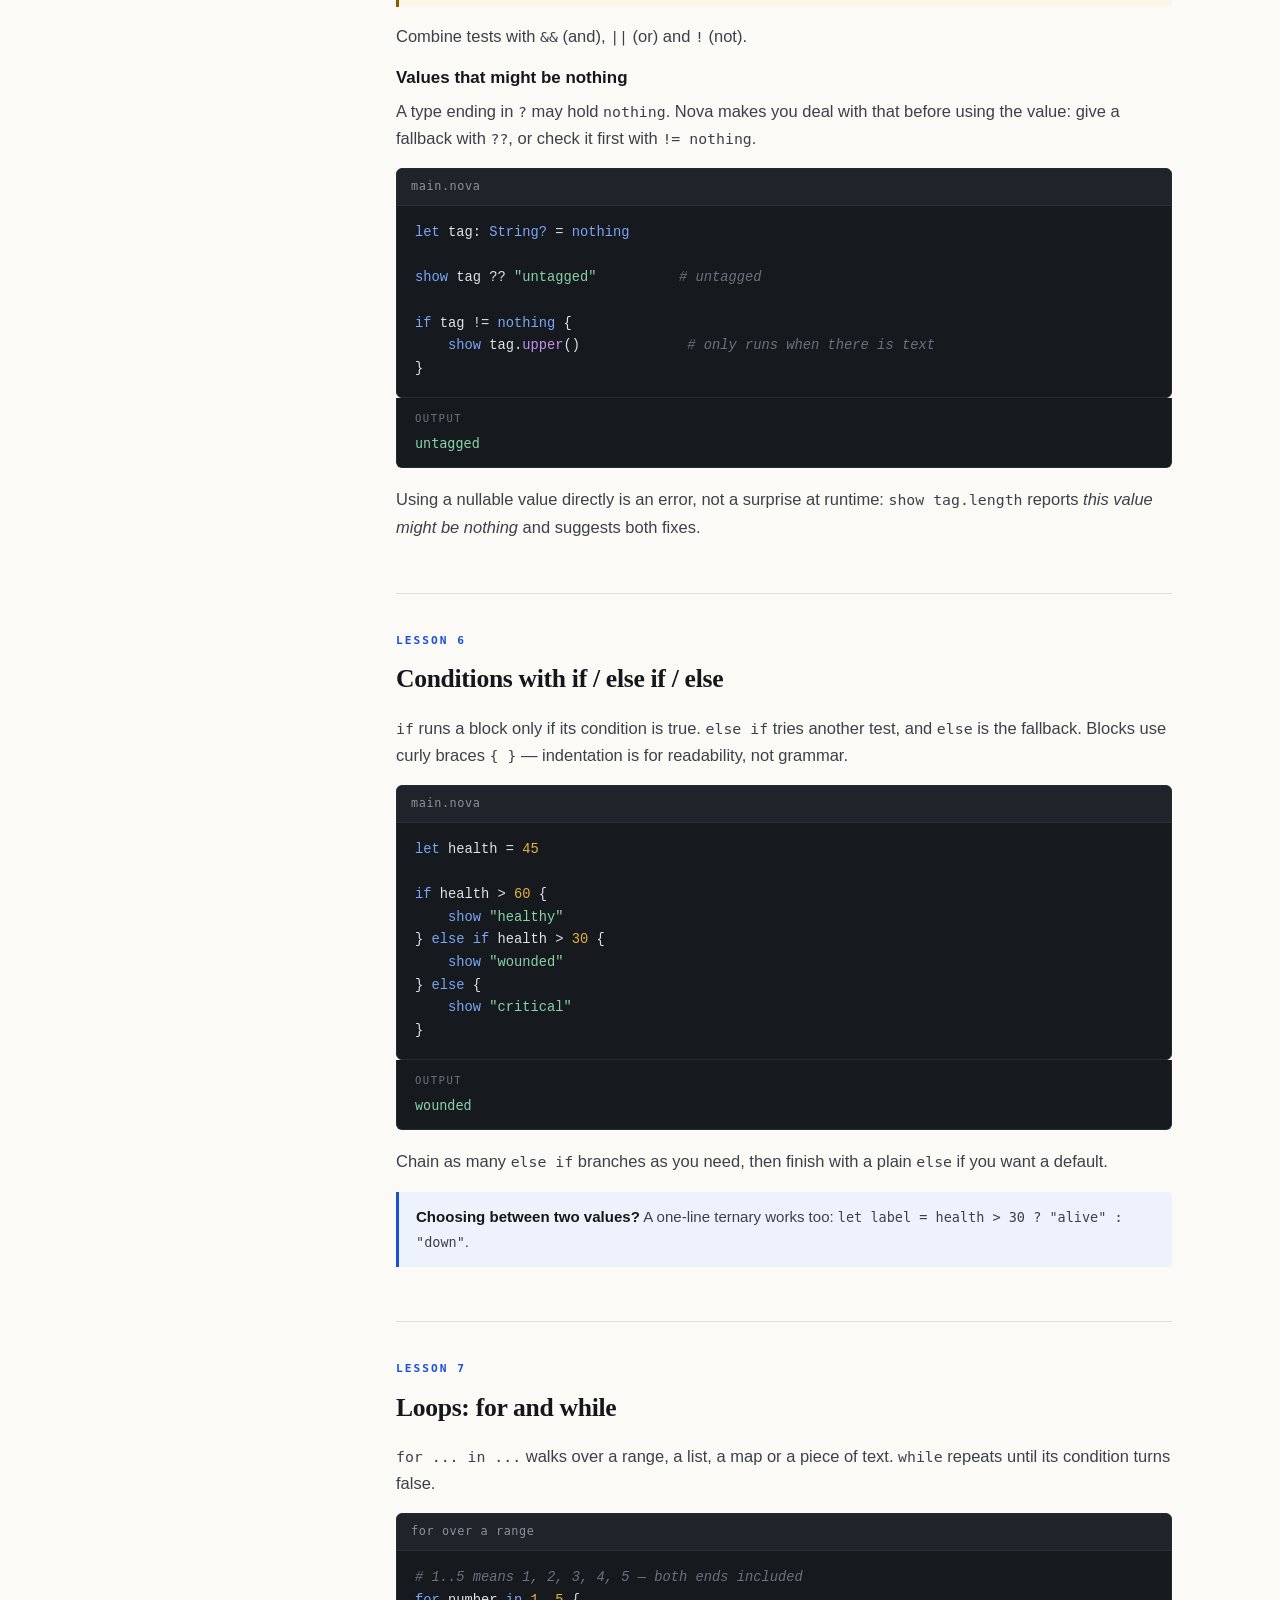
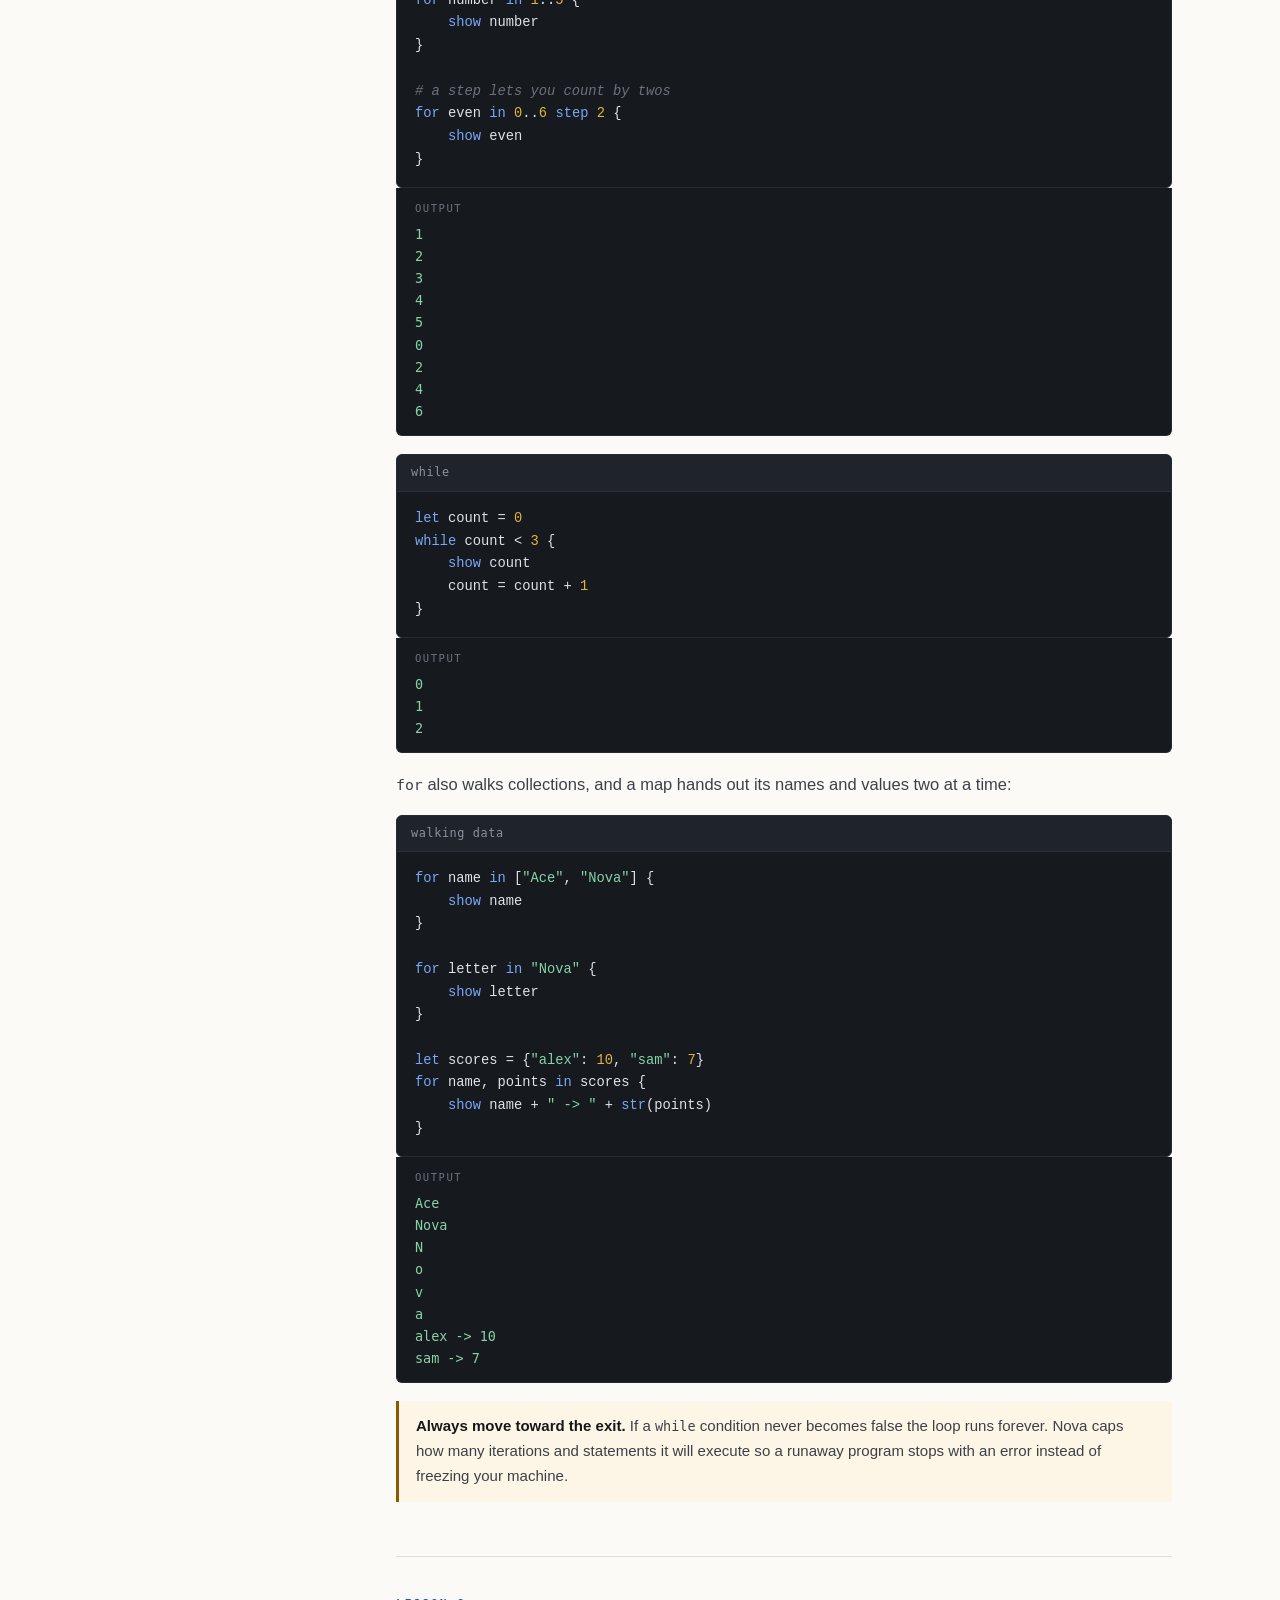
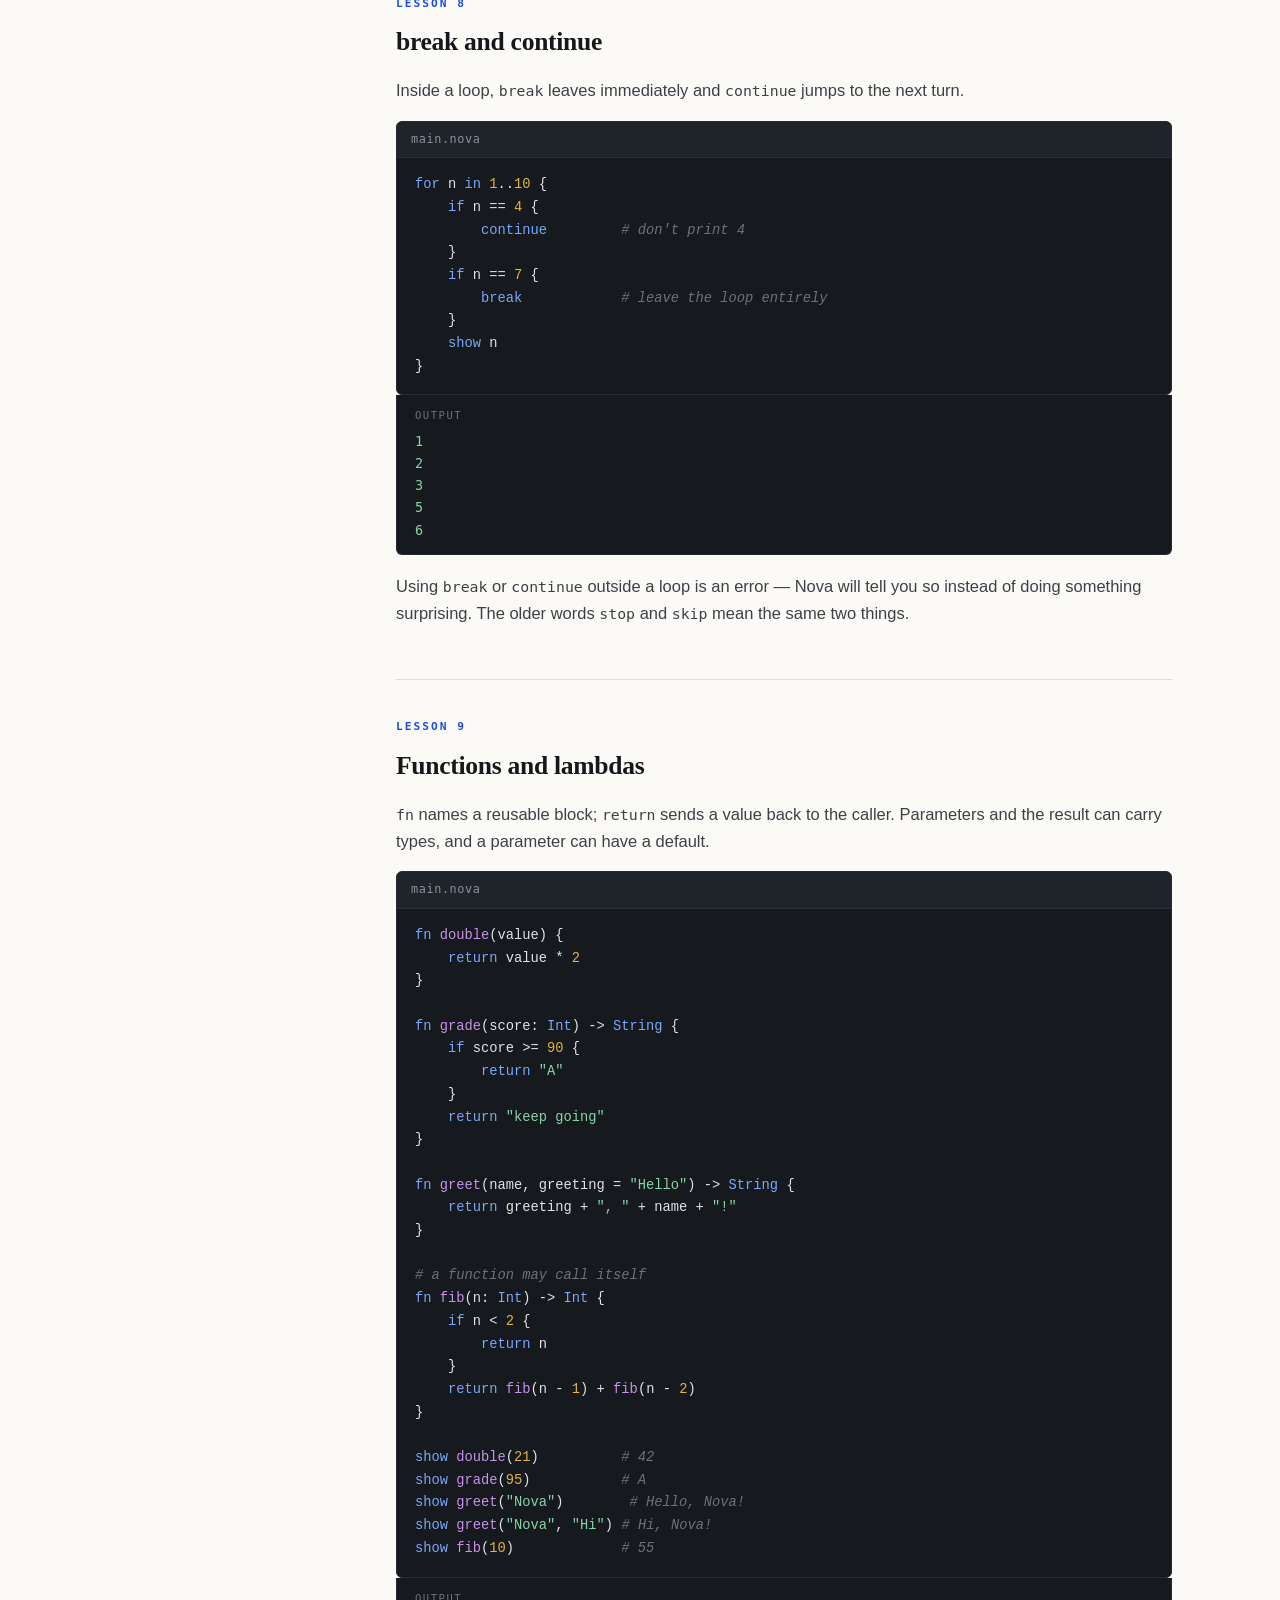
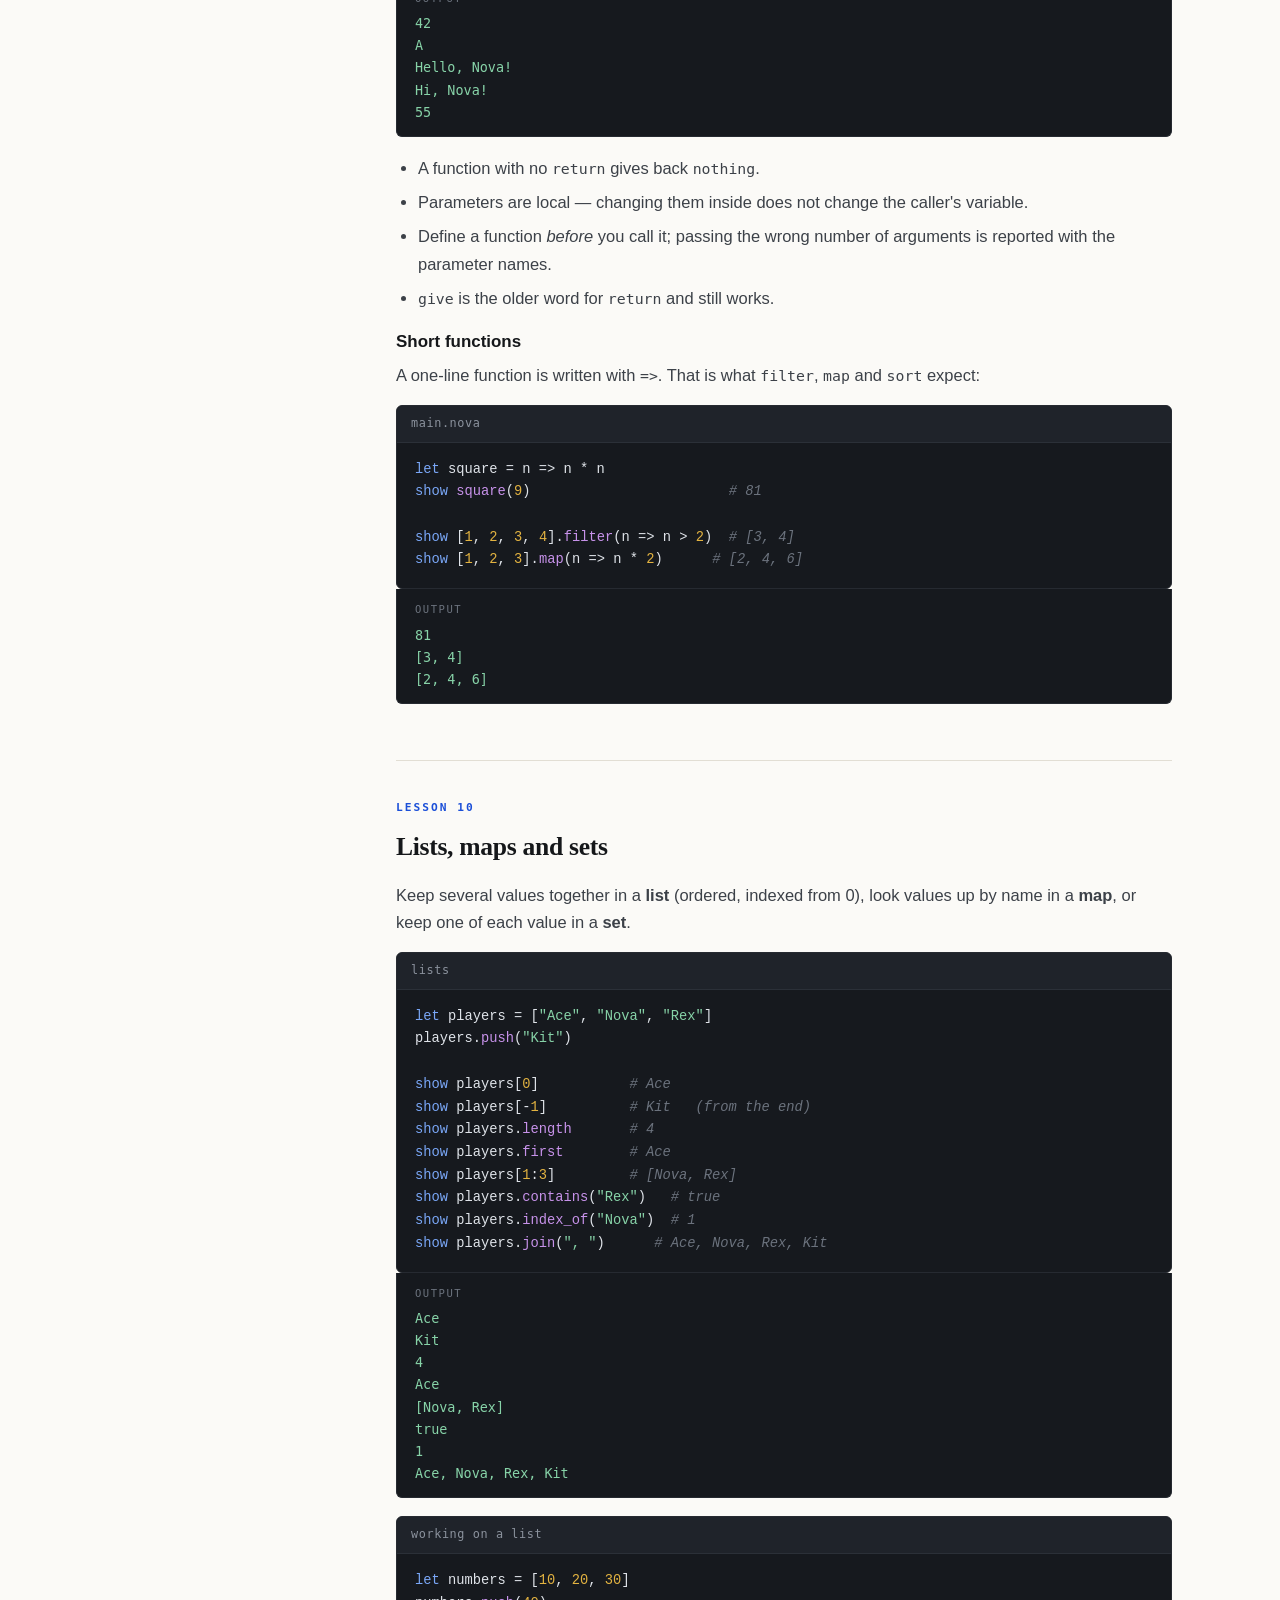
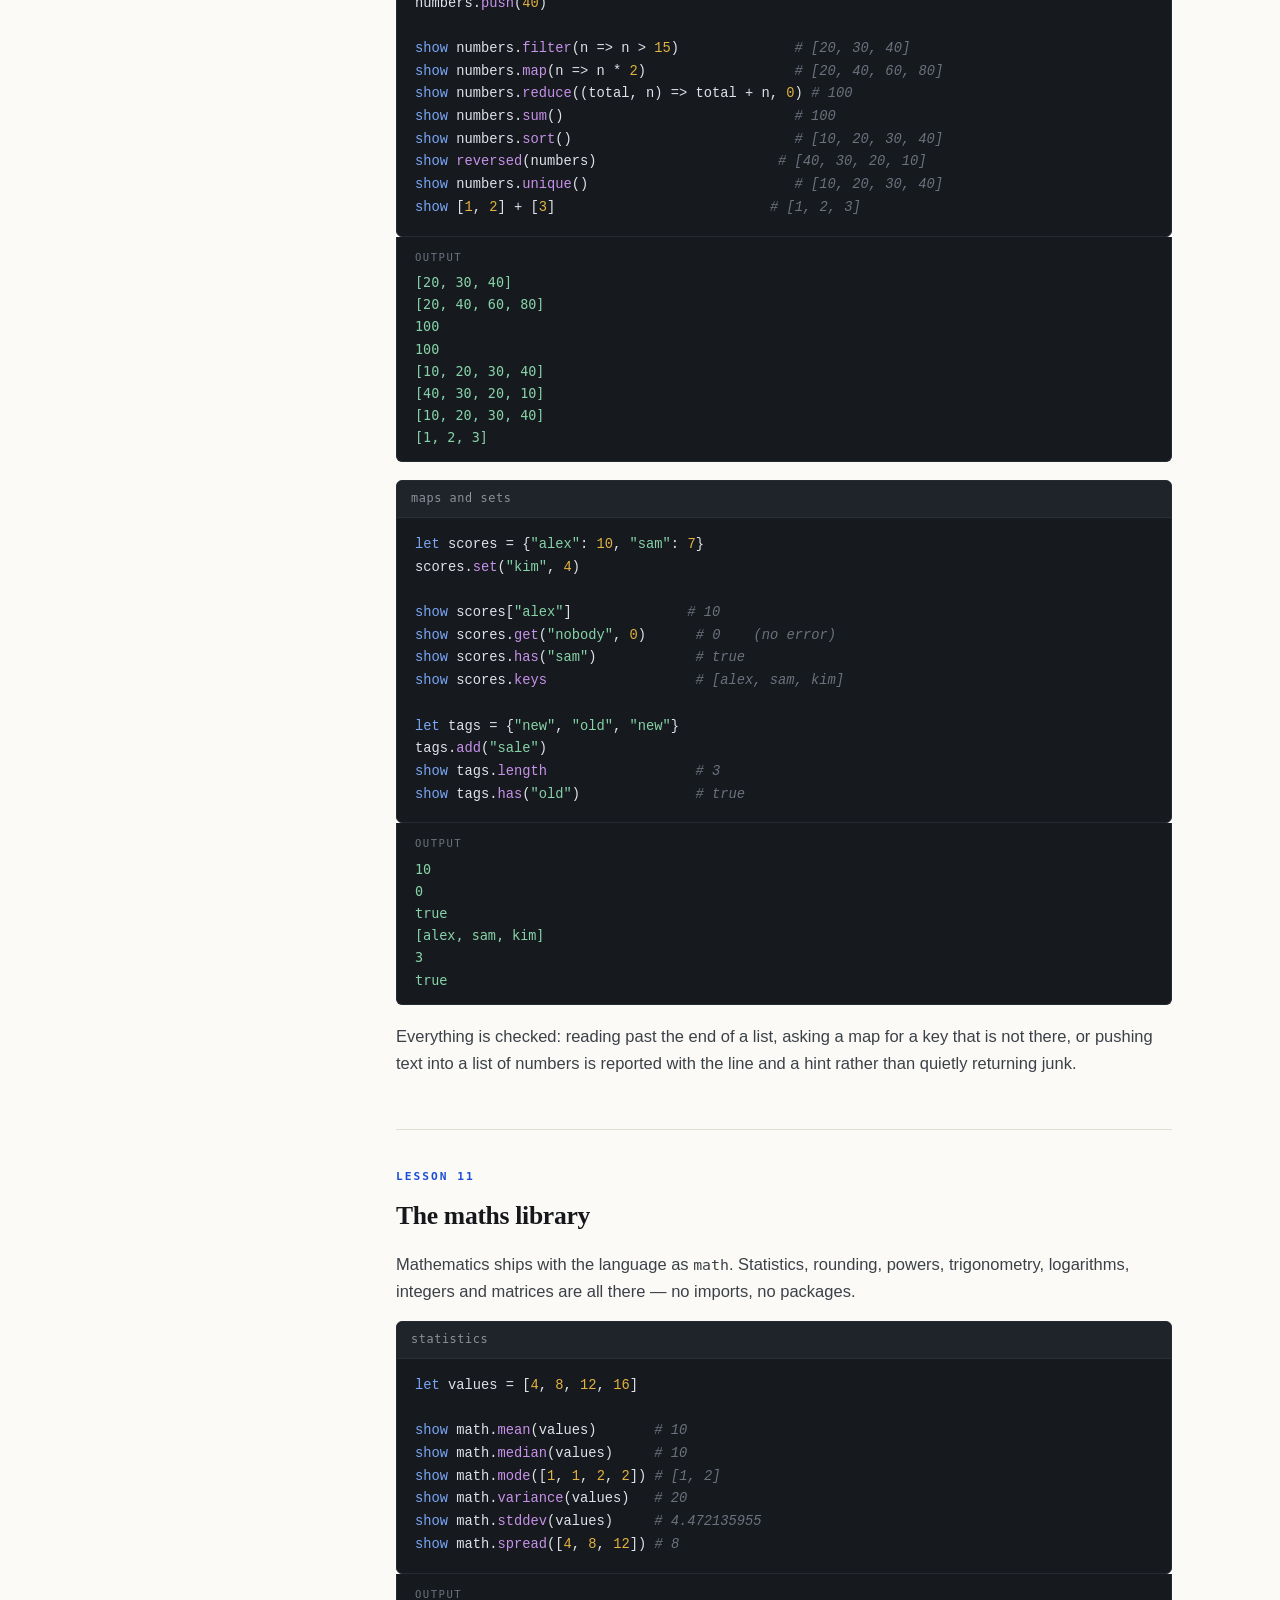
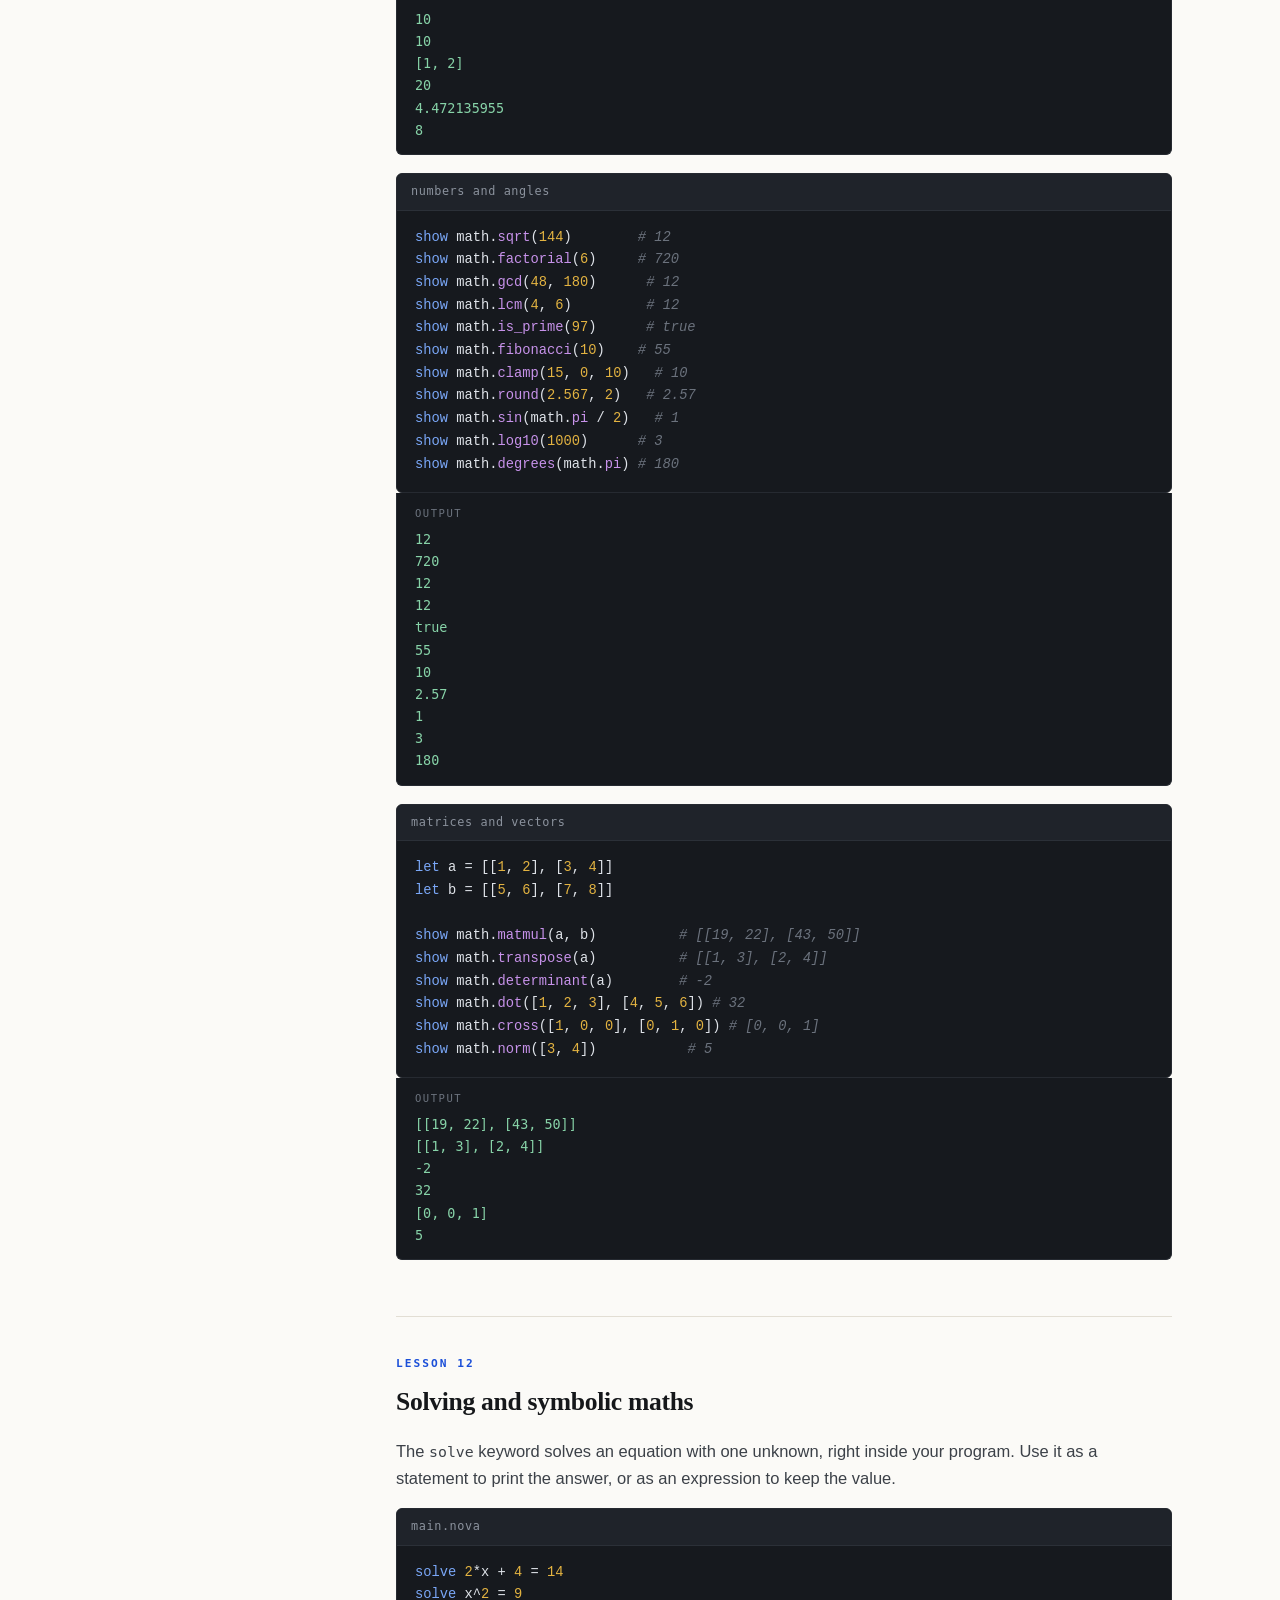
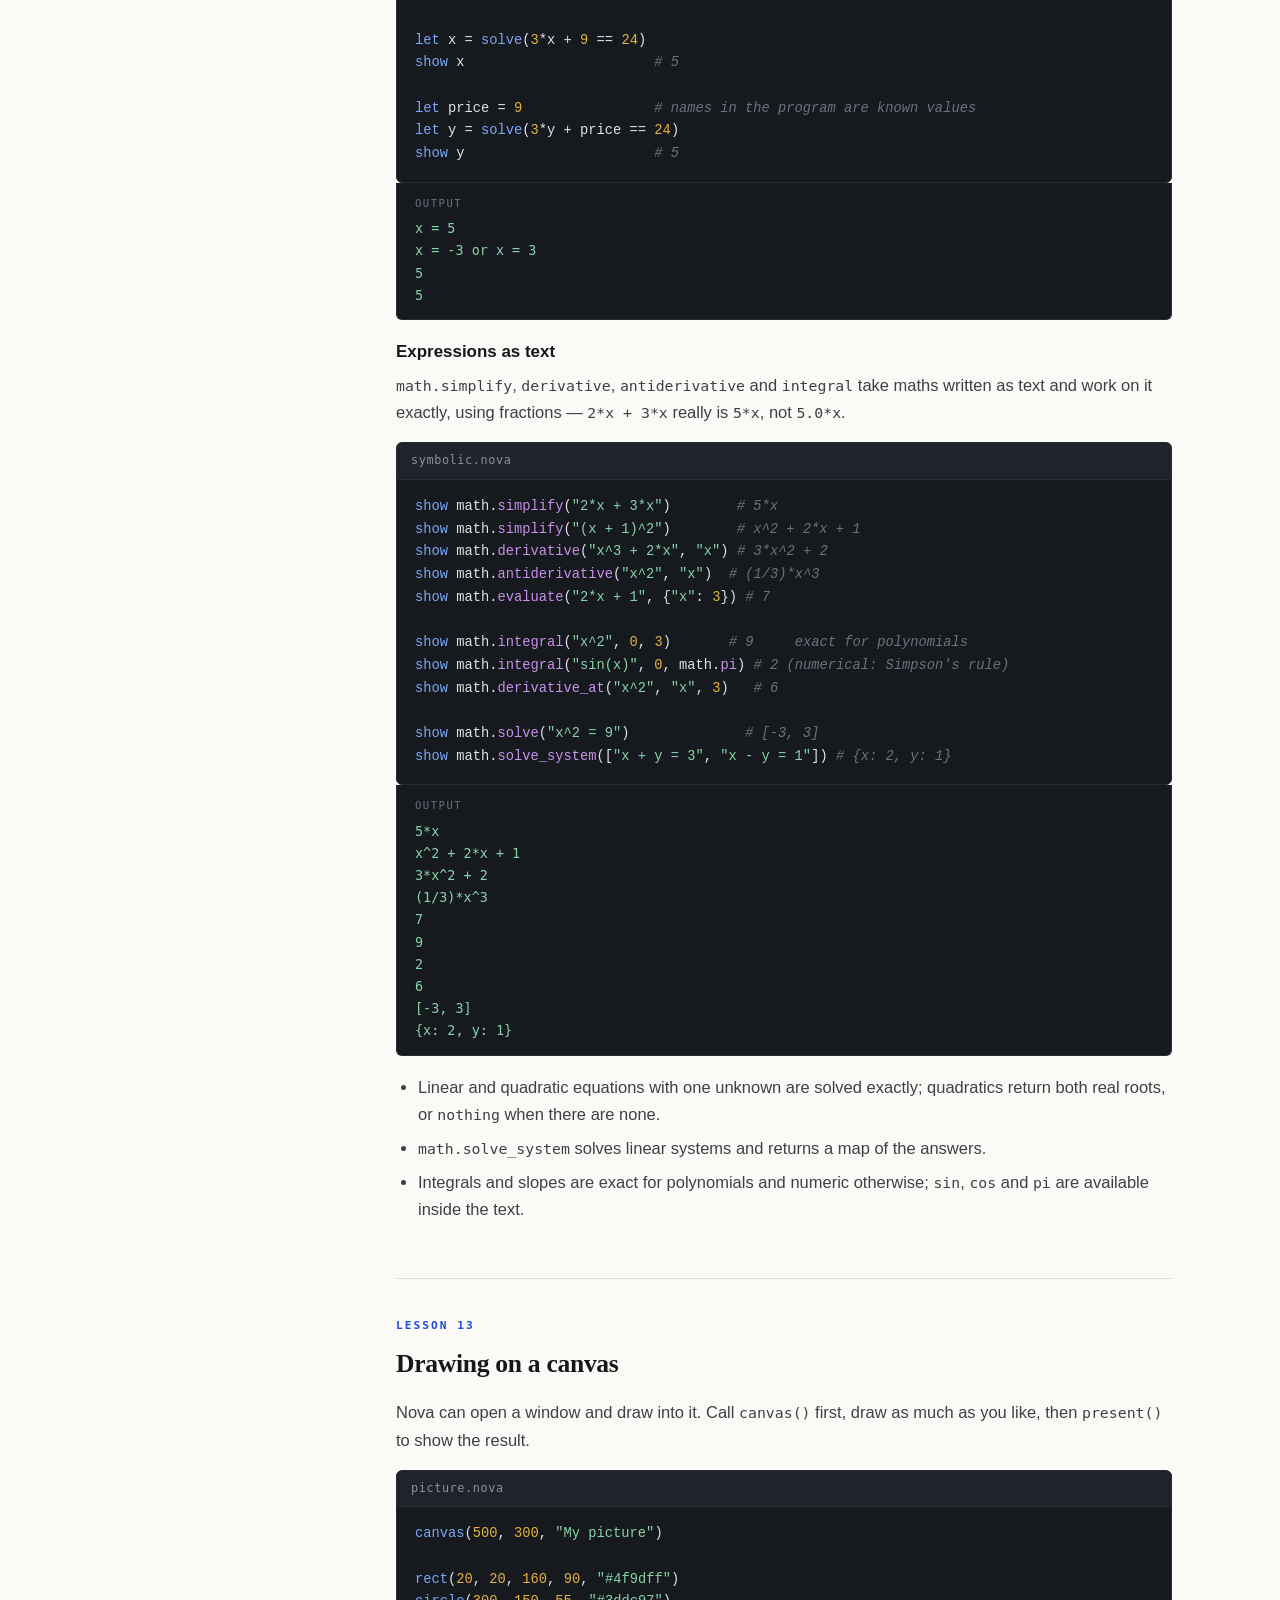
<file: learn.html>
<!DOCTYPE html>
<html lang="en">
<head>
<meta charset="UTF-8">
<meta name="viewport" content="width=device-width, initial-scale=1.0">
<title>Learn Nova — the full tutorial</title>
<meta name="description" content="A complete, beginner-friendly tutorial for the Nova programming language: syntax, typed variables, conditions, loops, functions, collections, the maths engine, drawing, overlays, and building executables.">
<link rel="icon" type="image/x-icon" href="nova.ico">
<link rel="stylesheet" href="style.css">
</head>
<body>

<header class="site-header">
  <div class="wrap header-inner">
    <a class="brand" href="index.html"><img src="nova.ico" alt=""> Nova</a>
    <nav class="nav">
      <a href="index.html">Home</a>
      <a href="download.html">Download</a>
      <a href="learn.html" class="active">Learn</a>
      <a href="#reference">Docs</a>
    </nav>
    <a class="btn btn-primary btn-sm" href="download.html">Get Nova</a>
  </div>
</header>

<section class="section" style="padding-bottom:24px;">
  <div class="wrap">
    <div class="section-head">
      <span class="eyebrow">Tutorial · Nova 0.4</span>
      <h2>Learn Nova</h2>
      <p>Start at the top and work down. Every lesson is short, has runnable code, and builds on the one
         before it. By the end you'll write a typed, drawing program and package it as an EXE.</p>
    </div>
  </div>
</section>

<section class="section" style="padding-top:0;">
  <div class="wrap docs">

    <!-- ============ TOC ============ -->
    <aside class="toc">
      <div class="toc-title">Getting started</div>
      <a href="#lesson-1">1. Your first program</a>
      <a href="#lesson-2">2. Output with show</a>
      <a href="#lesson-3">3. Variables, types &amp; inference</a>
      <a href="#lesson-4">4. Numbers &amp; text</a>
      <a href="#lesson-5">5. Booleans and nothing</a>
      <div class="toc-title" style="margin-top:16px;">Control flow</div>
      <a href="#lesson-6">6. Conditions: if</a>
      <a href="#lesson-7">7. Loops: for &amp; while</a>
      <a href="#lesson-8">8. break &amp; continue</a>
      <a href="#lesson-9">9. Functions &amp; lambdas</a>
      <div class="toc-title" style="margin-top:16px;">Data &amp; maths</div>
      <a href="#lesson-10">10. Lists, maps &amp; sets</a>
      <a href="#lesson-11">11. The maths library</a>
      <a href="#lesson-12">12. Solving &amp; symbolic maths</a>
      <div class="toc-title" style="margin-top:16px;">Graphics</div>
      <a href="#lesson-13">13. Drawing on a canvas</a>
      <a href="#lesson-14">14. Overlays</a>
      <div class="toc-title" style="margin-top:16px;">Systems</div>
      <a href="#lesson-15">15. Processes &amp; memory</a>
      <a href="#lesson-16">16. Building an EXE</a>
      <div class="toc-title" style="margin-top:16px;">Reference</div>
      <a href="#reference">Cheat sheet</a>
      <a href="#next">Where to go next</a>
    </aside>

    <!-- ============ LESSONS ============ -->
    <div class="lessons">

      <!-- 1 -->
      <article class="lesson" id="lesson-1">
        <div class="lesson-no">Lesson 1</div>
        <h2>Your first program</h2>
        <p>Nova programs live in files that end in <span class="mono">.nova</span>. You do <strong>not</strong>
           wrap code in <span class="mono">def main()</span> or import anything — a Nova file runs from its
           first line to its last.</p>
        <p>Create a file called <span class="mono">main.nova</span> and type this:</p>
        <div class="code">
          <div class="code-head"><span class="dot"></span> main.nova</div>
<pre><span class="k">show</span> <span class="s">"Hello, Nova!"</span></pre>
        </div>
        <div class="output">Hello, Nova!</div>
        <p>Run it from the terminal, or by pressing <strong>Run</strong> in Nova Studio:</p>
        <div class="code">
          <div class="code-head"><span class="dot"></span> Command Prompt</div>
<pre><span class="k">novac</span> main.nova</pre>
        </div>
        <div class="callout">
          <strong><span class="mono">novac</span> is the Nova console.</strong> It runs any
          <span class="mono">.nova</span> file; <span class="mono">nova</span> opens the Nova Studio IDE.
        </div>
      </article>

      <!-- 2 -->
      <article class="lesson" id="lesson-2">
        <div class="lesson-no">Lesson 2</div>
        <h2>Output with show</h2>
        <p><span class="mono">show</span> prints a value. It takes any expression — a literal, a variable,
           a calculation, or a function call.</p>
        <div class="code">
          <div class="code-head"><span class="dot"></span> main.nova</div>
<pre><span class="k">show</span> <span class="s">"My name is Nova"</span>
<span class="k">show</span> <span class="n">2</span> + <span class="n">3</span>
<span class="k">show</span> <span class="s">"total: "</span> + <span class="k">str</span>(<span class="n">2</span> * <span class="n">5</span>)</pre>
        </div>
        <div class="output">My name is Nova
5
total: 10</div>
        <p>Text joins with <span class="mono">+</span>. When one side is a number, convert it with
           <span class="mono">str()</span> first — Nova does not silently mix text and numbers.</p>
        <h3>Reading input</h3>
        <p><span class="mono">input(prompt)</span> reads one line from the person using the program and
           returns it as text. Interactive programs — a calculator, a menu, a form — all start here.</p>
        <div class="code">
          <div class="code-head"><span class="dot"></span> calculator.nova</div>
<pre><span class="k">show</span> <span class="s">"Welcome to the Calculator!"</span>
<span class="k">let</span> a = <span class="k">int</span>(<span class="k">input</span>(<span class="s">"First number: "</span>))
<span class="k">let</span> b = <span class="k">int</span>(<span class="k">input</span>(<span class="s">"Second number: "</span>))
<span class="k">show</span> <span class="s">"sum = "</span> + <span class="k">str</span>(a + b)</pre>
        </div>
        <div class="output">Welcome to the Calculator!
First number: 6
Second number: 7
sum = 13</div>
        <div class="callout">
          <strong>Where the typing happens:</strong> in Nova Studio each <span class="mono">input()</span>
          opens a small input dialog; under <span class="mono">novac</span> you type straight into the
          terminal. Wrap the text in <span class="mono">int()</span> so the maths works.
        </div>
        <div class="callout">
          <strong>Older code may say <span class="mono">print</span> or <span class="mono">say</span>.</strong>
          Those still work for old examples, but <span class="mono">show</span> is the real Nova word. Use it
          in new programs.
        </div>
      </article>

      <!-- 3 -->
      <article class="lesson" id="lesson-3">
        <div class="lesson-no">Lesson 3</div>
        <h2>Variables, types and inference</h2>
        <p><span class="mono">let</span> creates a variable and gives it a value. Most of the time you write
           no type at all — Nova infers it from the value. When the type matters, write it after a colon:
           <span class="mono">Int</span>, <span class="mono">Float</span>, <span class="mono">String</span>,
           <span class="mono">Bool</span>, <span class="mono">List&lt;T&gt;</span>,
           <span class="mono">Map&lt;K, V&gt;</span>, <span class="mono">Set&lt;T&gt;</span> or
           <span class="mono">Nothing</span>.</p>
        <div class="code">
          <div class="code-head"><span class="dot"></span> main.nova</div>
<pre><span class="k">let</span> player = <span class="s">"Ace"</span>                <span class="c"># inferred: String</span>
<span class="k">let</span> score: <span class="k">Int</span> = <span class="n">100</span>           <span class="c"># written on purpose</span>
<span class="k">let</span> accuracy: <span class="k">Float</span> = <span class="n">98.5</span>
<span class="k">let</span> active: <span class="k">Bool</span> = <span class="k">true</span>

score = score + <span class="n">25</span>

<span class="k">show</span> player + <span class="s">" scored "</span> + <span class="k">str</span>(score)
<span class="k">show</span> <span class="s">"accuracy: "</span> + <span class="k">str</span>(accuracy)</pre>
        </div>
        <div class="output">Ace scored 125
accuracy: 98.5</div>
        <p>To change a variable you just assign to it again. A written type is a promise: Nova checks it
           <em>before</em> the program runs, so this never gets the chance to go wrong:</p>
        <div class="code">
          <div class="code-head"><span class="dot"></span> main.nova</div>
<pre><span class="k">let</span> score: <span class="k">Int</span> = <span class="s">"high"</span></pre>
        </div>
        <div class="output">main.nova:1:18: error: expected Int, found String

  1 | let score: Int = "high"
    |                  ^

  hint: change the annotation, or assign a value of the annotated type</div>
        <div class="callout">
          <strong>Inferred variables stay flexible.</strong> A variable with no written type takes the type
          of its value and can hold a different kind later; an annotated one keeps the type you promised,
          and <span class="mono">score = "high"</span> on an <span class="mono">Int</span> is reported as an
          error.
        </div>
      </article>

      <!-- 4 -->
      <article class="lesson" id="lesson-4">
        <div class="lesson-no">Lesson 4</div>
        <h2>Numbers, text and operators</h2>
        <p>Nova handles numbers and text (called <em>strings</em>) natively.</p>
        <div class="code">
          <div class="code-head"><span class="dot"></span> operators</div>
<pre><span class="c"># arithmetic</span>
<span class="k">show</span> <span class="n">10</span> + <span class="n">4</span>      <span class="c"># 14</span>
<span class="k">show</span> <span class="n">10</span> - <span class="n">4</span>      <span class="c"># 6</span>
<span class="k">show</span> <span class="n">10</span> * <span class="n">4</span>      <span class="c"># 40</span>
<span class="k">show</span> <span class="n">10</span> / <span class="n">4</span>      <span class="c"># 2.5</span>
<span class="k">show</span> <span class="n">10</span> <span class="k">div</span> <span class="n">4</span>    <span class="c"># 2   whole-number division</span>
<span class="k">show</span> <span class="n">10</span> <span class="k">mod</span> <span class="n">4</span>    <span class="c"># 2   remainder</span>
<span class="k">show</span> <span class="n">2</span> ^ <span class="n">5</span>       <span class="c"># 32  power</span>

<span class="c"># text</span>
<span class="k">let</span> a = <span class="s">"Nova"</span>
<span class="k">let</span> b = <span class="s">"Studio"</span>
<span class="k">show</span> a + <span class="s">" "</span> + b   <span class="c"># Nova Studio</span>
<span class="k">show</span> a.<span class="f">length</span>       <span class="c"># 4</span>
<span class="k">show</span> a.<span class="f">upper</span>()      <span class="c"># NOVA</span>
<span class="k">show</span> <span class="s">"a,b,c"</span>.<span class="f">split</span>(<span class="s">","</span>)   <span class="c"># [a, b, c]</span></pre>
        </div>
        <ul>
          <li><span class="mono">div</span> divides and keeps only the whole number; <span class="mono">mod</span>
              gives the remainder (handy for "every 3rd item" tests).</li>
          <li><span class="mono">^</span> raises to a power — it is not XOR.</li>
          <li>Convert with <span class="mono">str()</span>, <span class="mono">int()</span>,
              <span class="mono">float()</span>, <span class="mono">round()</span>; measure with
              <span class="mono">len()</span> or <span class="mono">.length</span>.</li>
          <li>Text has members too: <span class="mono">upper</span>, <span class="mono">lower</span>,
              <span class="mono">trim</span>, <span class="mono">split</span>,
              <span class="mono">replace</span>, <span class="mono">contains</span>,
              <span class="mono">starts_with</span>, <span class="mono">ends_with</span>,
              <span class="mono">repeat</span>, <span class="mono">to_int</span>,
              <span class="mono">to_float</span>.</li>
        </ul>
      </article>

      <!-- 5 -->
      <article class="lesson" id="lesson-5">
        <div class="lesson-no">Lesson 5</div>
        <h2>Booleans and nothing</h2>
        <p>Two truth values — <span class="mono">true</span> and <span class="mono">false</span> — plus
           <span class="mono">nothing</span>, which means "no value at all" (like an empty result).</p>
        <div class="code">
          <div class="code-head"><span class="dot"></span> main.nova</div>
<pre><span class="k">let</span> ready = <span class="k">true</span>
<span class="k">let</span> score = <span class="n">10</span>

<span class="k">show</span> score &gt; <span class="n">5</span>        <span class="c"># true</span>
<span class="k">show</span> score == <span class="n">10</span>      <span class="c"># true  (two equals signs!)</span>
<span class="k">show</span> ready &amp;&amp; score &gt; <span class="n">5</span>   <span class="c"># true  (AND)</span>
<span class="k">show</span> !ready            <span class="c"># false (NOT)</span>

<span class="k">let</span> missing = <span class="k">nothing</span>
<span class="k">show</span> missing</pre>
        </div>
        <div class="output">true
true
true
false
nothing</div>
        <div class="callout warn">
          <strong><span class="mono">=</span> assigns, <span class="mono">==</span> compares.</strong>
          Writing <span class="mono">if score = 10</span> is a mistake — use
          <span class="mono">==</span> to ask a question.
        </div>
        <p>Combine tests with <span class="mono">&amp;&amp;</span> (and), <span class="mono">||</span> (or)
           and <span class="mono">!</span> (not).</p>

        <h3>Values that might be nothing</h3>
        <p>A type ending in <span class="mono">?</span> may hold <span class="mono">nothing</span>. Nova
           makes you deal with that before using the value: give a fallback with
           <span class="mono">??</span>, or check it first with <span class="mono">!= nothing</span>.</p>
        <div class="code">
          <div class="code-head"><span class="dot"></span> main.nova</div>
<pre><span class="k">let</span> tag: <span class="k">String?</span> = <span class="k">nothing</span>

<span class="k">show</span> tag ?? <span class="s">"untagged"</span>          <span class="c"># untagged</span>

<span class="k">if</span> tag != <span class="k">nothing</span> {
    <span class="k">show</span> tag.<span class="f">upper</span>()             <span class="c"># only runs when there is text</span>
}</pre>
        </div>
        <div class="output">untagged</div>
        <p>Using a nullable value directly is an error, not a surprise at runtime:
           <span class="mono">show tag.length</span> reports <em>this value might be nothing</em> and suggests
           both fixes.</p>
      </article>

      <!-- 6 -->
      <article class="lesson" id="lesson-6">
        <div class="lesson-no">Lesson 6</div>
        <h2>Conditions with if / else if / else</h2>
        <p><span class="mono">if</span> runs a block only if its condition is true.
           <span class="mono">else if</span> tries another test, and <span class="mono">else</span> is the
           fallback. Blocks use curly braces <span class="mono">{ }</span> — indentation is for readability,
           not grammar.</p>
        <div class="code">
          <div class="code-head"><span class="dot"></span> main.nova</div>
<pre><span class="k">let</span> health = <span class="n">45</span>

<span class="k">if</span> health &gt; <span class="n">60</span> {
    <span class="k">show</span> <span class="s">"healthy"</span>
} <span class="k">else if</span> health &gt; <span class="n">30</span> {
    <span class="k">show</span> <span class="s">"wounded"</span>
} <span class="k">else</span> {
    <span class="k">show</span> <span class="s">"critical"</span>
}</pre>
        </div>
        <div class="output">wounded</div>
        <p>Chain as many <span class="mono">else if</span> branches as you need, then finish with a plain
           <span class="mono">else</span> if you want a default.</p>
        <div class="callout">
          <strong>Choosing between two values?</strong> A one-line ternary works too:
          <span class="mono">let label = health &gt; 30 ? "alive" : "down"</span>.
        </div>
      </article>

      <!-- 7 -->
      <article class="lesson" id="lesson-7">
        <div class="lesson-no">Lesson 7</div>
        <h2>Loops: for and while</h2>
        <p><span class="mono">for ... in ...</span> walks over a range, a list, a map or a piece of text.
           <span class="mono">while</span> repeats until its condition turns false.</p>

        <div class="code">
          <div class="code-head"><span class="dot"></span> for over a range</div>
<pre><span class="c"># 1..5 means 1, 2, 3, 4, 5 — both ends included</span>
<span class="k">for</span> number <span class="k">in</span> <span class="n">1</span>..<span class="n">5</span> {
    <span class="k">show</span> number
}

<span class="c"># a step lets you count by twos</span>
<span class="k">for</span> even <span class="k">in</span> <span class="n">0</span>..<span class="n">6</span> <span class="k">step</span> <span class="n">2</span> {
    <span class="k">show</span> even
}</pre>
        </div>
        <div class="output">1
2
3
4
5
0
2
4
6</div>

        <div class="code">
          <div class="code-head"><span class="dot"></span> while</div>
<pre><span class="k">let</span> count = <span class="n">0</span>
<span class="k">while</span> count &lt; <span class="n">3</span> {
    <span class="k">show</span> count
    count = count + <span class="n">1</span>
}</pre>
        </div>
        <div class="output">0
1
2</div>

        <p><span class="mono">for</span> also walks collections, and a map hands out its names and values two
           at a time:</p>
        <div class="code">
          <div class="code-head"><span class="dot"></span> walking data</div>
<pre><span class="k">for</span> name <span class="k">in</span> [<span class="s">"Ace"</span>, <span class="s">"Nova"</span>] {
    <span class="k">show</span> name
}

<span class="k">for</span> letter <span class="k">in</span> <span class="s">"Nova"</span> {
    <span class="k">show</span> letter
}

<span class="k">let</span> scores = {<span class="s">"alex"</span>: <span class="n">10</span>, <span class="s">"sam"</span>: <span class="n">7</span>}
<span class="k">for</span> name, points <span class="k">in</span> scores {
    <span class="k">show</span> name + <span class="s">" -&gt; "</span> + <span class="k">str</span>(points)
}</pre>
        </div>
        <div class="output">Ace
Nova
N
o
v
a
alex -&gt; 10
sam -&gt; 7</div>

        <div class="callout warn">
          <strong>Always move toward the exit.</strong> If a <span class="mono">while</span> condition never
          becomes false the loop runs forever. Nova caps how many iterations and statements it will execute
          so a runaway program stops with an error instead of freezing your machine.
        </div>
      </article>

      <!-- 8 -->
      <article class="lesson" id="lesson-8">
        <div class="lesson-no">Lesson 8</div>
        <h2>break and continue</h2>
        <p>Inside a loop, <span class="mono">break</span> leaves immediately and
           <span class="mono">continue</span> jumps to the next turn.</p>
        <div class="code">
          <div class="code-head"><span class="dot"></span> main.nova</div>
<pre><span class="k">for</span> n <span class="k">in</span> <span class="n">1</span>..<span class="n">10</span> {
    <span class="k">if</span> n == <span class="n">4</span> {
        <span class="k">continue</span>         <span class="c"># don't print 4</span>
    }
    <span class="k">if</span> n == <span class="n">7</span> {
        <span class="k">break</span>            <span class="c"># leave the loop entirely</span>
    }
    <span class="k">show</span> n
}</pre>
        </div>
        <div class="output">1
2
3
5
6</div>
        <p>Using <span class="mono">break</span> or <span class="mono">continue</span> outside a loop is an
           error — Nova will tell you so instead of doing something surprising. The older words
           <span class="mono">stop</span> and <span class="mono">skip</span> mean the same two things.</p>
      </article>

      <!-- 9 -->
      <article class="lesson" id="lesson-9">
        <div class="lesson-no">Lesson 9</div>
        <h2>Functions and lambdas</h2>
        <p><span class="mono">fn</span> names a reusable block; <span class="mono">return</span> sends a value
           back to the caller. Parameters and the result can carry types, and a parameter can have a
           default.</p>
        <div class="code">
          <div class="code-head"><span class="dot"></span> main.nova</div>
<pre><span class="k">fn</span> <span class="f">double</span>(value) {
    <span class="k">return</span> value * <span class="n">2</span>
}

<span class="k">fn</span> <span class="f">grade</span>(score: <span class="k">Int</span>) -&gt; <span class="k">String</span> {
    <span class="k">if</span> score &gt;= <span class="n">90</span> {
        <span class="k">return</span> <span class="s">"A"</span>
    }
    <span class="k">return</span> <span class="s">"keep going"</span>
}

<span class="k">fn</span> <span class="f">greet</span>(name, greeting = <span class="s">"Hello"</span>) -&gt; <span class="k">String</span> {
    <span class="k">return</span> greeting + <span class="s">", "</span> + name + <span class="s">"!"</span>
}

<span class="c"># a function may call itself</span>
<span class="k">fn</span> <span class="f">fib</span>(n: <span class="k">Int</span>) -&gt; <span class="k">Int</span> {
    <span class="k">if</span> n &lt; <span class="n">2</span> {
        <span class="k">return</span> n
    }
    <span class="k">return</span> <span class="f">fib</span>(n - <span class="n">1</span>) + <span class="f">fib</span>(n - <span class="n">2</span>)
}

<span class="k">show</span> <span class="f">double</span>(<span class="n">21</span>)          <span class="c"># 42</span>
<span class="k">show</span> <span class="f">grade</span>(<span class="n">95</span>)           <span class="c"># A</span>
<span class="k">show</span> <span class="f">greet</span>(<span class="s">"Nova"</span>)        <span class="c"># Hello, Nova!</span>
<span class="k">show</span> <span class="f">greet</span>(<span class="s">"Nova"</span>, <span class="s">"Hi"</span>) <span class="c"># Hi, Nova!</span>
<span class="k">show</span> <span class="f">fib</span>(<span class="n">10</span>)             <span class="c"># 55</span></pre>
        </div>
        <div class="output">42
A
Hello, Nova!
Hi, Nova!
55</div>
        <ul>
          <li>A function with no <span class="mono">return</span> gives back
              <span class="mono">nothing</span>.</li>
          <li>Parameters are local — changing them inside does not change the caller's variable.</li>
          <li>Define a function <em>before</em> you call it; passing the wrong number of arguments is
              reported with the parameter names.</li>
          <li><span class="mono">give</span> is the older word for <span class="mono">return</span> and still
              works.</li>
        </ul>

        <h3>Short functions</h3>
        <p>A one-line function is written with <span class="mono">=&gt;</span>. That is what
           <span class="mono">filter</span>, <span class="mono">map</span> and
           <span class="mono">sort</span> expect:</p>
        <div class="code">
          <div class="code-head"><span class="dot"></span> main.nova</div>
<pre><span class="k">let</span> square = n =&gt; n * n
<span class="k">show</span> <span class="f">square</span>(<span class="n">9</span>)                        <span class="c"># 81</span>

<span class="k">show</span> [<span class="n">1</span>, <span class="n">2</span>, <span class="n">3</span>, <span class="n">4</span>].<span class="f">filter</span>(n =&gt; n &gt; <span class="n">2</span>)  <span class="c"># [3, 4]</span>
<span class="k">show</span> [<span class="n">1</span>, <span class="n">2</span>, <span class="n">3</span>].<span class="f">map</span>(n =&gt; n * <span class="n">2</span>)      <span class="c"># [2, 4, 6]</span></pre>
        </div>
        <div class="output">81
[3, 4]
[2, 4, 6]</div>
      </article>

      <!-- 10 -->
      <article class="lesson" id="lesson-10">
        <div class="lesson-no">Lesson 10</div>
        <h2>Lists, maps and sets</h2>
        <p>Keep several values together in a <strong>list</strong> (ordered, indexed from 0), look values up
           by name in a <strong>map</strong>, or keep one of each value in a <strong>set</strong>.</p>
        <div class="code">
          <div class="code-head"><span class="dot"></span> lists</div>
<pre><span class="k">let</span> players = [<span class="s">"Ace"</span>, <span class="s">"Nova"</span>, <span class="s">"Rex"</span>]
players.<span class="f">push</span>(<span class="s">"Kit"</span>)

<span class="k">show</span> players[<span class="n">0</span>]           <span class="c"># Ace</span>
<span class="k">show</span> players[-<span class="n">1</span>]          <span class="c"># Kit   (from the end)</span>
<span class="k">show</span> players.<span class="f">length</span>       <span class="c"># 4</span>
<span class="k">show</span> players.<span class="f">first</span>        <span class="c"># Ace</span>
<span class="k">show</span> players[<span class="n">1</span>:<span class="n">3</span>]         <span class="c"># [Nova, Rex]</span>
<span class="k">show</span> players.<span class="f">contains</span>(<span class="s">"Rex"</span>)   <span class="c"># true</span>
<span class="k">show</span> players.<span class="f">index_of</span>(<span class="s">"Nova"</span>)  <span class="c"># 1</span>
<span class="k">show</span> players.<span class="f">join</span>(<span class="s">", "</span>)      <span class="c"># Ace, Nova, Rex, Kit</span></pre>
        </div>
        <div class="output">Ace
Kit
4
Ace
[Nova, Rex]
true
1
Ace, Nova, Rex, Kit</div>

        <div class="code">
          <div class="code-head"><span class="dot"></span> working on a list</div>
<pre><span class="k">let</span> numbers = [<span class="n">10</span>, <span class="n">20</span>, <span class="n">30</span>]
numbers.<span class="f">push</span>(<span class="n">40</span>)

<span class="k">show</span> numbers.<span class="f">filter</span>(n =&gt; n &gt; <span class="n">15</span>)              <span class="c"># [20, 30, 40]</span>
<span class="k">show</span> numbers.<span class="f">map</span>(n =&gt; n * <span class="n">2</span>)                  <span class="c"># [20, 40, 60, 80]</span>
<span class="k">show</span> numbers.<span class="f">reduce</span>((total, n) =&gt; total + n, <span class="n">0</span>) <span class="c"># 100</span>
<span class="k">show</span> numbers.<span class="f">sum</span>()                            <span class="c"># 100</span>
<span class="k">show</span> numbers.<span class="f">sort</span>()                           <span class="c"># [10, 20, 30, 40]</span>
<span class="k">show</span> <span class="f">reversed</span>(numbers)                      <span class="c"># [40, 30, 20, 10]</span>
<span class="k">show</span> numbers.<span class="f">unique</span>()                         <span class="c"># [10, 20, 30, 40]</span>
<span class="k">show</span> [<span class="n">1</span>, <span class="n">2</span>] + [<span class="n">3</span>]                          <span class="c"># [1, 2, 3]</span></pre>
        </div>
        <div class="output">[20, 30, 40]
[20, 40, 60, 80]
100
100
[10, 20, 30, 40]
[40, 30, 20, 10]
[10, 20, 30, 40]
[1, 2, 3]</div>

        <div class="code">
          <div class="code-head"><span class="dot"></span> maps and sets</div>
<pre><span class="k">let</span> scores = {<span class="s">"alex"</span>: <span class="n">10</span>, <span class="s">"sam"</span>: <span class="n">7</span>}
scores.<span class="f">set</span>(<span class="s">"kim"</span>, <span class="n">4</span>)

<span class="k">show</span> scores[<span class="s">"alex"</span>]              <span class="c"># 10</span>
<span class="k">show</span> scores.<span class="f">get</span>(<span class="s">"nobody"</span>, <span class="n">0</span>)      <span class="c"># 0    (no error)</span>
<span class="k">show</span> scores.<span class="f">has</span>(<span class="s">"sam"</span>)            <span class="c"># true</span>
<span class="k">show</span> scores.<span class="f">keys</span>                  <span class="c"># [alex, sam, kim]</span>

<span class="k">let</span> tags = {<span class="s">"new"</span>, <span class="s">"old"</span>, <span class="s">"new"</span>}
tags.<span class="f">add</span>(<span class="s">"sale"</span>)
<span class="k">show</span> tags.<span class="f">length</span>                  <span class="c"># 3</span>
<span class="k">show</span> tags.<span class="f">has</span>(<span class="s">"old"</span>)              <span class="c"># true</span></pre>
        </div>
        <div class="output">10
0
true
[alex, sam, kim]
3
true</div>
        <p>Everything is checked: reading past the end of a list, asking a map for a key that is not there,
           or pushing text into a list of numbers is reported with the line and a hint rather than quietly
           returning junk.</p>
      </article>

      <!-- 11 -->
      <article class="lesson" id="lesson-11">
        <div class="lesson-no">Lesson 11</div>
        <h2>The maths library</h2>
        <p>Mathematics ships with the language as <span class="mono">math</span>. Statistics, rounding,
           powers, trigonometry, logarithms, integers and matrices are all there — no imports, no packages.</p>
        <div class="code">
          <div class="code-head"><span class="dot"></span> statistics</div>
<pre><span class="k">let</span> values = [<span class="n">4</span>, <span class="n">8</span>, <span class="n">12</span>, <span class="n">16</span>]

<span class="k">show</span> math.<span class="f">mean</span>(values)       <span class="c"># 10</span>
<span class="k">show</span> math.<span class="f">median</span>(values)     <span class="c"># 10</span>
<span class="k">show</span> math.<span class="f">mode</span>([<span class="n">1</span>, <span class="n">1</span>, <span class="n">2</span>, <span class="n">2</span>]) <span class="c"># [1, 2]</span>
<span class="k">show</span> math.<span class="f">variance</span>(values)   <span class="c"># 20</span>
<span class="k">show</span> math.<span class="f">stddev</span>(values)     <span class="c"># 4.472135955</span>
<span class="k">show</span> math.<span class="f">spread</span>([<span class="n">4</span>, <span class="n">8</span>, <span class="n">12</span>]) <span class="c"># 8</span></pre>
        </div>
        <div class="output">10
10
[1, 2]
20
4.472135955
8</div>

        <div class="code">
          <div class="code-head"><span class="dot"></span> numbers and angles</div>
<pre><span class="k">show</span> math.<span class="f">sqrt</span>(<span class="n">144</span>)        <span class="c"># 12</span>
<span class="k">show</span> math.<span class="f">factorial</span>(<span class="n">6</span>)     <span class="c"># 720</span>
<span class="k">show</span> math.<span class="f">gcd</span>(<span class="n">48</span>, <span class="n">180</span>)      <span class="c"># 12</span>
<span class="k">show</span> math.<span class="f">lcm</span>(<span class="n">4</span>, <span class="n">6</span>)         <span class="c"># 12</span>
<span class="k">show</span> math.<span class="f">is_prime</span>(<span class="n">97</span>)      <span class="c"># true</span>
<span class="k">show</span> math.<span class="f">fibonacci</span>(<span class="n">10</span>)    <span class="c"># 55</span>
<span class="k">show</span> math.<span class="f">clamp</span>(<span class="n">15</span>, <span class="n">0</span>, <span class="n">10</span>)   <span class="c"># 10</span>
<span class="k">show</span> math.<span class="f">round</span>(<span class="n">2.567</span>, <span class="n">2</span>)   <span class="c"># 2.57</span>
<span class="k">show</span> math.<span class="f">sin</span>(math.<span class="f">pi</span> / <span class="n">2</span>)   <span class="c"># 1</span>
<span class="k">show</span> math.<span class="f">log10</span>(<span class="n">1000</span>)      <span class="c"># 3</span>
<span class="k">show</span> math.<span class="f">degrees</span>(math.<span class="f">pi</span>) <span class="c"># 180</span></pre>
        </div>
        <div class="output">12
720
12
12
true
55
10
2.57
1
3
180</div>

        <div class="code">
          <div class="code-head"><span class="dot"></span> matrices and vectors</div>
<pre><span class="k">let</span> a = [[<span class="n">1</span>, <span class="n">2</span>], [<span class="n">3</span>, <span class="n">4</span>]]
<span class="k">let</span> b = [[<span class="n">5</span>, <span class="n">6</span>], [<span class="n">7</span>, <span class="n">8</span>]]

<span class="k">show</span> math.<span class="f">matmul</span>(a, b)          <span class="c"># [[19, 22], [43, 50]]</span>
<span class="k">show</span> math.<span class="f">transpose</span>(a)          <span class="c"># [[1, 3], [2, 4]]</span>
<span class="k">show</span> math.<span class="f">determinant</span>(a)        <span class="c"># -2</span>
<span class="k">show</span> math.<span class="f">dot</span>([<span class="n">1</span>, <span class="n">2</span>, <span class="n">3</span>], [<span class="n">4</span>, <span class="n">5</span>, <span class="n">6</span>]) <span class="c"># 32</span>
<span class="k">show</span> math.<span class="f">cross</span>([<span class="n">1</span>, <span class="n">0</span>, <span class="n">0</span>], [<span class="n">0</span>, <span class="n">1</span>, <span class="n">0</span>]) <span class="c"># [0, 0, 1]</span>
<span class="k">show</span> math.<span class="f">norm</span>([<span class="n">3</span>, <span class="n">4</span>])           <span class="c"># 5</span></pre>
        </div>
        <div class="output">[[19, 22], [43, 50]]
[[1, 3], [2, 4]]
-2
32
[0, 0, 1]
5</div>
      </article>

      <!-- 12 -->
      <article class="lesson" id="lesson-12">
        <div class="lesson-no">Lesson 12</div>
        <h2>Solving and symbolic maths</h2>
        <p>The <span class="mono">solve</span> keyword solves an equation with one unknown, right inside your
           program. Use it as a statement to print the answer, or as an expression to keep the value.</p>
        <div class="code">
          <div class="code-head"><span class="dot"></span> main.nova</div>
<pre><span class="k">solve</span> <span class="n">2</span>*x + <span class="n">4</span> = <span class="n">14</span>
<span class="k">solve</span> x^<span class="n">2</span> = <span class="n">9</span>

<span class="k">let</span> x = <span class="k">solve</span>(<span class="n">3</span>*x + <span class="n">9</span> == <span class="n">24</span>)
<span class="k">show</span> x                       <span class="c"># 5</span>

<span class="k">let</span> price = <span class="n">9</span>                <span class="c"># names in the program are known values</span>
<span class="k">let</span> y = <span class="k">solve</span>(<span class="n">3</span>*y + price == <span class="n">24</span>)
<span class="k">show</span> y                       <span class="c"># 5</span></pre>
        </div>
        <div class="output">x = 5
x = -3 or x = 3
5
5</div>

        <h3>Expressions as text</h3>
        <p><span class="mono">math.simplify</span>, <span class="mono">derivative</span>,
           <span class="mono">antiderivative</span> and <span class="mono">integral</span> take maths written
           as text and work on it exactly, using fractions — <span class="mono">2*x + 3*x</span> really is
           <span class="mono">5*x</span>, not <span class="mono">5.0*x</span>.</p>
        <div class="code">
          <div class="code-head"><span class="dot"></span> symbolic.nova</div>
<pre><span class="k">show</span> math.<span class="f">simplify</span>(<span class="s">"2*x + 3*x"</span>)        <span class="c"># 5*x</span>
<span class="k">show</span> math.<span class="f">simplify</span>(<span class="s">"(x + 1)^2"</span>)        <span class="c"># x^2 + 2*x + 1</span>
<span class="k">show</span> math.<span class="f">derivative</span>(<span class="s">"x^3 + 2*x"</span>, <span class="s">"x"</span>) <span class="c"># 3*x^2 + 2</span>
<span class="k">show</span> math.<span class="f">antiderivative</span>(<span class="s">"x^2"</span>, <span class="s">"x"</span>)  <span class="c"># (1/3)*x^3</span>
<span class="k">show</span> math.<span class="f">evaluate</span>(<span class="s">"2*x + 1"</span>, {<span class="s">"x"</span>: <span class="n">3</span>}) <span class="c"># 7</span>

<span class="k">show</span> math.<span class="f">integral</span>(<span class="s">"x^2"</span>, <span class="n">0</span>, <span class="n">3</span>)       <span class="c"># 9     exact for polynomials</span>
<span class="k">show</span> math.<span class="f">integral</span>(<span class="s">"sin(x)"</span>, <span class="n">0</span>, math.<span class="f">pi</span>) <span class="c"># 2 (numerical: Simpson's rule)</span>
<span class="k">show</span> math.<span class="f">derivative_at</span>(<span class="s">"x^2"</span>, <span class="s">"x"</span>, <span class="n">3</span>)   <span class="c"># 6</span>

<span class="k">show</span> math.<span class="f">solve</span>(<span class="s">"x^2 = 9"</span>)              <span class="c"># [-3, 3]</span>
<span class="k">show</span> math.<span class="f">solve_system</span>([<span class="s">"x + y = 3"</span>, <span class="s">"x - y = 1"</span>]) <span class="c"># {x: 2, y: 1}</span></pre>
        </div>
        <div class="output">5*x
x^2 + 2*x + 1
3*x^2 + 2
(1/3)*x^3
7
9
2
6
[-3, 3]
{x: 2, y: 1}</div>
        <ul>
          <li>Linear and quadratic equations with one unknown are solved exactly; quadratics return both
              real roots, or <span class="mono">nothing</span> when there are none.</li>
          <li><span class="mono">math.solve_system</span> solves linear systems and returns a map of the
              answers.</li>
          <li>Integrals and slopes are exact for polynomials and numeric otherwise; <span class="mono">sin</span>,
              <span class="mono">cos</span> and <span class="mono">pi</span> are available inside the text.</li>
        </ul>
      </article>

      <!-- 13 -->
      <article class="lesson" id="lesson-13">
        <div class="lesson-no">Lesson 13</div>
        <h2>Drawing on a canvas</h2>
        <p>Nova can open a window and draw into it. Call <span class="mono">canvas()</span> first, draw as
           much as you like, then <span class="mono">present()</span> to show the result.</p>
        <div class="code">
          <div class="code-head"><span class="dot"></span> picture.nova</div>
<pre><span class="k">canvas</span>(<span class="n">500</span>, <span class="n">300</span>, <span class="s">"My picture"</span>)

<span class="k">rect</span>(<span class="n">20</span>, <span class="n">20</span>, <span class="n">160</span>, <span class="n">90</span>, <span class="s">"#4f9dff"</span>)
<span class="k">circle</span>(<span class="n">300</span>, <span class="n">150</span>, <span class="n">55</span>, <span class="s">"#3ddc97"</span>)
<span class="k">line</span>(<span class="n">20</span>, <span class="n">250</span>, <span class="n">480</span>, <span class="n">250</span>, <span class="s">"#ffc861"</span>, <span class="n">3</span>)
<span class="k">draw_text</span>(<span class="n">28</span>, <span class="n">44</span>, <span class="s">"Hello, Nova"</span>, <span class="s">"white"</span>, <span class="n">24</span>)

<span class="k">present</span>()</pre>
        </div>
        <p>Shapes take <span class="mono">x</span>, <span class="mono">y</span>, a size, and a colour —
           a hex value like <span class="mono">#4f9dff</span> or a name like <span class="mono">"red"</span>.
           Press <strong>Escape</strong> to close the window.</p>
        <p>Drawing is ordinary Nova, so the maths engine comes along for free:</p>
        <div class="code">
          <div class="code-head"><span class="dot"></span> curve.nova</div>
<pre><span class="k">canvas</span>(<span class="n">600</span>, <span class="n">200</span>, <span class="s">"Sine wave"</span>)

<span class="k">for</span> x <span class="k">in</span> <span class="n">0</span>..<span class="n">600</span> <span class="k">step</span> <span class="n">4</span> {
    <span class="k">let</span> y = <span class="n">100</span> + <span class="n">80</span> * math.<span class="f">sin</span>(x / <span class="n">40</span>)
    <span class="k">circle</span>(x, y, <span class="n">2</span>, <span class="s">"#3ddc97"</span>)
}

<span class="k">present</span>()</pre>
        </div>
        <div class="callout">
          <strong>Drawing needs a real desktop.</strong> Tkinter must be available and there must be a screen
          to draw on, so this will not work over SSH or in a headless session.
        </div>
      </article>

      <!-- 14 -->
      <article class="lesson" id="lesson-14">
        <div class="lesson-no">Lesson 14</div>
        <h2>Overlays</h2>
        <p>An <span class="mono">overlay()</span> window is frameless, always on top, and colour-keyed to full
           transparency — so only what you draw shows, floating over whatever is beneath it. Combined with
           <span class="mono">refresh()</span> it becomes a live loop.</p>
        <div class="code">
          <div class="code-head"><span class="dot"></span> loop.nova</div>
<pre><span class="k">overlay</span>(<span class="n">400</span>, <span class="n">200</span>, <span class="n">40</span>, <span class="n">40</span>, <span class="n">0.8</span>, <span class="s">"HUD"</span>)

<span class="k">while</span> <span class="k">true</span> {
    <span class="k">clear_canvas</span>()
    <span class="k">rect</span>(<span class="n">20</span>, <span class="n">20</span>, <span class="n">120</span>, <span class="n">40</span>, <span class="s">"#3ddc97"</span>, <span class="k">false</span>)
    <span class="k">draw_text</span>(<span class="n">30</span>, <span class="n">32</span>, <span class="s">"live"</span>, <span class="s">"white"</span>, <span class="n">18</span>)
    <span class="k">refresh</span>(<span class="n">20</span>)          <span class="c"># keep it alive ~20ms per frame</span>
}</pre>
        </div>
        <ul>
          <li><span class="mono">refresh(ms)</span> keeps the window alive and returns
              <span class="mono">false</span> once it has been closed — use that to break the loop.</li>
          <li><span class="mono">click_through()</span> makes the overlay ignore the mouse, so it never blocks
              the window underneath.</li>
          <li><span class="mono">rect(..., false)</span> draws an unfilled outline instead of a solid block.</li>
          <li><span class="mono">move_overlay(x, y)</span> repositions it and
              <span class="mono">hide_overlay()</span> hides it.</li>
          <li><span class="mono">window_bounds(pid)</span> returns
              <span class="mono">[x, y, width, height]</span> so you can line the overlay up exactly over
              another program's window.</li>
        </ul>
        <div class="callout">
          <strong>The pattern is always:</strong> draw → <span class="mono">refresh(20)</span> → repeat,
          and stop when <span class="mono">refresh()</span> returns <span class="mono">false</span>.
        </div>
      </article>

      <!-- 15 -->
      <article class="lesson" id="lesson-15">
        <div class="lesson-no">Lesson 15</div>
        <h2>Processes and memory</h2>
        <p>Nova can find a running program and read from it. The single most useful function is
           <span class="mono">pid()</span>, which returns the process ID of a running executable.</p>

        <div class="callout warn">
          <strong>What a PID is.</strong> A PID is the number Windows gives a running process — it is
          <em>not</em> a memory address. To get one, start the program first, then look it up. You can also
          see PIDs in Task Manager → Details.
        </div>

        <div class="code">
          <div class="code-head"><span class="dot"></span> main.nova</div>
<pre><span class="c"># first matching process</span>
<span class="k">show</span> <span class="f">pid</span>(<span class="s">"RobloxPlayerBeta.exe"</span>)

<span class="c"># every matching process, as a list</span>
<span class="k">show</span> <span class="f">pids</span>(<span class="s">"chrome.exe"</span>)

<span class="c"># where the program was loaded in memory</span>
<span class="k">let</span> id = <span class="f">pid</span>(<span class="s">"notepad.exe"</span>)
<span class="k">show</span> <span class="f">module_base</span>(id)</pre>
        </div>
        <div class="output">10712
[4820, 9134]
140735218601984</div>

        <p>The read helpers are all <strong>read-only</strong> and inherit your operating system's
           permissions:</p>
        <ul>
          <li><span class="mono">read_memory(pid, address, count)</span> — 1 to 4096 bytes, returned as numbers
              0–255.</li>
          <li><span class="mono">read_pointer(pid, address)</span> — 8 bytes as one whole number.</li>
          <li><span class="mono">read_float(pid, address)</span> — 4 bytes as a decimal number.</li>
          <li><span class="mono">read_text(pid, address, count)</span> — up to <span class="mono">count</span>
              bytes of text, stopping at the first NUL.</li>
          <li><span class="mono">read_pointers(pid, address, count)</span> and
              <span class="mono">read_floats(pid, address, count)</span> — many values in one read, which is
              what keeps a live overlay's frame time down.</li>
          <li><span class="mono">module_base(pid)</span> — the load address of the main executable, or of a named
              module such as <span class="mono">ntdll.dll</span>.</li>
        </ul>

        <div class="callout warn">
          <strong>Read only what you own or are permitted to inspect.</strong> Pass the PID as
          <span class="mono">pid</span> and the address as <span class="mono">address</span> — they are
          different arguments. These builtins work on Windows and Linux and are rejected by the compiler, so
          run such programs with <span class="mono">novac yourfile.nova</span>. Nova never writes to
          another process's memory.
        </div>

        <p>A few more useful builtins: <span class="mono">abort(msg)</span> stops with an error message and
           exit status 1, <span class="mono">sleep(seconds)</span> pauses for up to 60 seconds, and
           <span class="mono">tan(radians)</span> is there for projection maths.</p>
      </article>

      <!-- 16 -->
      <article class="lesson" id="lesson-16">
        <div class="lesson-no">Lesson 16</div>
        <h2>Building a standalone EXE</h2>
        <p>Turn a Nova program into a single <span class="mono">.exe</span> that runs on a machine with
           nothing else installed.</p>

        <p><strong>The easy way</strong> — inside Nova Studio, press <strong>Build EXE</strong>, choose where
           to save, and the IDE handles the packaging.</p>

        <p><strong>What Build EXE does</strong> — it checks your source first and reports any Nova errors
           with line numbers, then produces a single self-contained executable in the location you chose.
           Double-click it like any other Windows program.</p>

        <div class="callout warn">
          <strong>Not every program can be compiled.</strong> The compiler deliberately refuses the process
          and memory builtins. Programs that use <span class="mono">pid()</span>,
          <span class="mono">read_memory()</span> and friends run with
          <span class="mono">novac yourfile.nova</span> instead — those helpers are available there and not
          in compiled output, on purpose.
        </div>
      </article>

      <!-- ============ REFERENCE ============ -->
      <article class="lesson" id="reference">
        <div class="lesson-no">Reference</div>
        <h2>Nova cheat sheet</h2>
        <p>Everything in one place, grouped by what it does.</p>

        <div class="table-wrap">
          <table>
            <thead><tr><th>Task</th><th>Syntax</th></tr></thead>
            <tbody>
              <tr><td>Create a variable</td><td class="mono">let score = 10</td></tr>
              <tr><td>Write the type</td><td class="mono">let score: Int = 10</td></tr>
              <tr><td>May be nothing</td><td class="mono">let tag: String? = nothing</td></tr>
              <tr><td>Fallback when nothing</td><td class="mono">tag ?? "untagged"</td></tr>
              <tr><td>Chosen between two values</td><td class="mono">age &gt;= 18 ? "adult" : "child"</td></tr>
              <tr><td>Print a value</td><td class="mono">show score</td></tr>
              <tr><td>Read a line of input</td><td class="mono">input("prompt")</td></tr>
              <tr><td>Condition</td><td class="mono">if score &gt; 5 { ... } else if ... else { ... }</td></tr>
              <tr><td>Loop over a range</td><td class="mono">for n in 1..5 { ... }</td></tr>
              <tr><td>Loop with a step</td><td class="mono">for n in 0..10 step 2 { ... }</td></tr>
              <tr><td>Loop until false</td><td class="mono">while condition { ... }</td></tr>
              <tr><td>Lockstep over a map</td><td class="mono">for key, value in scores { ... }</td></tr>
              <tr><td>Leave a loop</td><td class="mono">break</td></tr>
              <tr><td>Skip to next turn</td><td class="mono">continue</td></tr>
              <tr><td>Define a function</td><td class="mono">fn name(arg: Int) -&gt; Int { return arg * 2 }</td></tr>
              <tr><td>Default parameter</td><td class="mono">fn greet(name, greeting = "Hello") { ... }</td></tr>
              <tr><td>One-line function</td><td class="mono">let twice = n =&gt; n * 2</td></tr>
              <tr><td>Boolean logic</td><td class="mono">&amp;&amp; || ! true false</td></tr>
              <tr><td>Maths</td><td class="mono">+ - * / div mod % ^ //</td></tr>
              <tr><td>List</td><td class="mono">[10, 20, 30]</td></tr>
              <tr><td>List members</td><td class="mono">.push .pop .length .first .last .sort .reverse .filter .map .reduce .join .slice .unique .contains .index_of</td></tr>
              <tr><td>Map</td><td class="mono">{"alex": 10} with .get .has .set .keys .values .items</td></tr>
              <tr><td>Set</td><td class="mono">{"new", "old"} with .add .has .values</td></tr>
              <tr><td>Text members</td><td class="mono">.upper .lower .trim .split .replace .contains .repeat .to_int .to_float</td></tr>
              <tr><td>Statistics</td><td class="mono">math.mean median mode variance stddev spread</td></tr>
              <tr><td>Numbers</td><td class="mono">math.sqrt factorial gcd lcm is_prime clamp round</td></tr>
              <tr><td>Angles</td><td class="mono">math.sin cos tan pi degrees radians</td></tr>
              <tr><td>Matrices</td><td class="mono">math.matmul transpose determinant dot cross norm</td></tr>
              <tr><td>Solve an equation</td><td class="mono">solve 2*x + 4 = 14</td></tr>
              <tr><td>Keep the answer</td><td class="mono">let x = solve(3*x + 9 == 24)</td></tr>
              <tr><td>Simplify / differentiate</td><td class="mono">math.simplify("2*x + 3*x")</td></tr>
              <tr><td>Integrate</td><td class="mono">math.integral("x^2", 0, 3)</td></tr>
              <tr><td>No value</td><td class="mono">nothing</td></tr>
              <tr><td>Open a window</td><td class="mono">canvas(w, h, title)</td></tr>
              <tr><td>Draw</td><td class="mono">rect circle line draw_text</td></tr>
              <tr><td>Show the window</td><td class="mono">present()</td></tr>
              <tr><td>Transparent overlay</td><td class="mono">overlay(w, h, x, y, opacity, title)</td></tr>
              <tr><td>Live overlay frame</td><td class="mono">clear_canvas() ... refresh(20)</td></tr>
              <tr><td>Ignore the mouse</td><td class="mono">click_through()</td></tr>
              <tr><td>Find a process</td><td class="mono">pid("app.exe") / pids("app.exe")</td></tr>
              <tr><td>Read memory</td><td class="mono">read_memory(pid, address, count)</td></tr>
              <tr><td>Module load address</td><td class="mono">module_base(pid)</td></tr>
              <tr><td>Stop with an error</td><td class="mono">abort("message")</td></tr>
              <tr><td>Pause</td><td class="mono">sleep(seconds)</td></tr>
            </tbody>
          </table>
        </div>

        <div class="callout" style="margin-top:22px;">
          <strong>Legacy words still accepted:</strong> <span class="mono">set</span> for
          <span class="mono">let</span>, <span class="mono">when</span> for <span class="mono">if</span>,
          <span class="mono">otherwise</span> for <span class="mono">else</span>,
          <span class="mono">each</span> for <span class="mono">for</span>,
          <span class="mono">give</span> for <span class="mono">return</span>,
          <span class="mono">stop</span> / <span class="mono">skip</span> for
          <span class="mono">break</span> / <span class="mono">continue</span>,
          <span class="mono">print</span> / <span class="mono">say</span> for
          <span class="mono">show</span>, and the indentation-plus-colon form. They work in old examples but
          are not needed in new programs.
        </div>
      </article>

      <!-- ============ NEXT ============ -->
      <article class="lesson" id="next">
        <div class="lesson-no">Next steps</div>
        <h2>Where to go next</h2>
        <p>You've covered the whole language. Here's how to keep going:</p>
        <ul>
          <li><strong>Read the errors.</strong> Every mistake names the file, the line and the column, shows
              the source under a caret, and usually suggests the fix — including
              <span class="mono">did you mean 'push'?</span> and <span class="mono">did you mean 'score'?</span></li>
          <li><strong>Create a solution.</strong> In Nova Studio choose <em>New Solution</em>, pick a parent
              folder, name it, and select a base, print-to-world, or empty starter project.</li>
          <li><strong>Use the assistant.</strong> Nova Assist on the right can explain errors, propose edits
              (reviewed as a diff before they're saved) and suggest commands for you to approve.</li>
          <li><strong>Open a folder you already have.</strong> <em>Open Folder</em> reads a
              <span class="mono">.nova-solution</span> manifest if one is present and opens
              <span class="mono">main.nova</span>.</li>
          <li><strong>Read the source.</strong> <span class="mono">tour.nova</span> is a guided tour of the
              language that doubles as a smoke test, <span class="mono">hello.nova</span> is a short working
              example, and <span class="mono">roblox.nova</span> is a complete program that combines process
              lookups, drawing and a live overlay.</li>
        </ul>

        <div class="cta-band" style="margin-top:30px;padding:38px 28px;">
          <h2 style="font-size:1.6rem;">Ready to build?</h2>
          <p>Grab the installer and open Nova Studio.</p>
          <a class="btn btn-primary" href="download.html">Download Nova v0.4</a>
        </div>
      </article>

    </div>
  </div>
</section>

<footer class="site-footer">
  <div class="wrap">
    <div class="footer-grid">
      <div class="footer-brand">
        <a class="brand" href="index.html"><img src="nova.ico" alt=""> Nova</a>
        <p>A small programming language with its own syntax, a type checker, a maths engine,
           a compiler, and the Nova Studio desktop IDE.</p>
      </div>
      <div class="footer-col">
        <h4>Get Nova</h4>
        <a href="download.html">Download</a>
        <a href="download.html#versions">All versions</a>
        <a href="download.html#ide">Install the IDE</a>
        <a href="download.html#source">Command line</a>
      </div>
      <div class="footer-col">
        <h4>Learn</h4>
        <a href="#lesson-1">Getting started</a>
        <a href="#lesson-13">Drawing</a>
        <a href="#lesson-15">Processes</a>
        <a href="#reference">Cheat sheet</a>
      </div>
      <div class="footer-col">
        <h4>Project</h4>
        <a href="index.html">Home</a>
        <a href="download.html#requirements">Requirements</a>
        <a href="download.html#verify">Verify install</a>
      </div>
    </div>
    <div class="footer-bottom">
      <span>© 2026 Nova. Built for people learning to program.</span>
      <span class="mono">Nova v0.4</span>
    </div>
  </div>
</footer>

<script>
  // Highlight the current lesson in the sidebar as you scroll.
  const links = [...document.querySelectorAll('.toc a[href^="#"]')];
  const map = new Map(links.map(a => [a.getAttribute('href').slice(1), a]));
  const targets = [...document.querySelectorAll('.lesson[id]')];

  const observer = new IntersectionObserver((entries) => {
    entries.forEach(entry => {
      if (!entry.isIntersecting) return;
      links.forEach(a => a.classList.remove('active'));
      const link = map.get(entry.target.id);
      if (link) link.classList.add('active');
    });
  }, { rootMargin: '-80px 0px -70% 0px', threshold: 0 });

  targets.forEach(t => observer.observe(t));
</script>

</body>
</html>
</file>
<file: style.css>
/* Nova — shared site styles
   Editorial light theme: paper background, ink text, one blue accent,
   hairline rules, serif display type, no gradients or glow effects. */

:root {
  --paper: #fbfaf7;
  --paper-2: #f2f0ea;
  --surface: #ffffff;
  --ink: #15171a;
  --ink-soft: #3c4148;
  --muted: #666c74;
  --faint: #8b9099;
  --rule: #e2ded4;
  --rule-strong: #cfcabd;
  --accent: #1b4fd8;
  --accent-dark: #133ba6;
  --accent-tint: #eef2fd;
  --green: #127a52;
  --amber: #8a5a00;
  --amber-tint: #fdf5e6;
  --radius: 6px;
  --maxw: 1120px;
  --mono: "Cascadia Code", Consolas, "SF Mono", "DejaVu Sans Mono", monospace;
  --serif: ui-serif, Georgia, "Times New Roman", serif;
}

* { margin: 0; padding: 0; box-sizing: border-box; }

html { scroll-behavior: smooth; }

body {
  background: var(--paper);
  color: var(--ink);
  font-family: "Segoe UI", -apple-system, BlinkMacSystemFont, Roboto, Arial, sans-serif;
  font-size: 16.5px;
  line-height: 1.65;
  -webkit-font-smoothing: antialiased;
}

a { color: var(--accent); text-decoration: none; }
a:hover { color: var(--accent-dark); text-decoration: underline; }

.wrap { max-width: var(--maxw); margin: 0 auto; padding: 0 28px; }

/* ---------- Header ---------- */
.site-header {
  position: sticky;
  top: 0;
  z-index: 100;
  background: var(--paper);
  border-bottom: 1px solid var(--rule);
}
.header-inner {
  display: flex;
  align-items: center;
  gap: 36px;
  height: 62px;
}
.brand {
  display: flex;
  align-items: center;
  gap: 9px;
  font-family: var(--mono);
  font-weight: 700;
  font-size: 1.02rem;
  letter-spacing: 2px;
  text-transform: uppercase;
  color: var(--ink);
}
.brand:hover { text-decoration: none; color: var(--ink); }
.brand img { width: 22px; height: 22px; }

.nav { display: flex; gap: 22px; margin-left: auto; }
.nav a {
  color: var(--ink-soft);
  font-size: 0.94rem;
  padding: 4px 0;
  border-bottom: 2px solid transparent;
}
.nav a:hover { color: var(--ink); text-decoration: none; border-bottom-color: var(--rule-strong); }
.nav a.active { color: var(--ink); border-bottom-color: var(--accent); }

.btn {
  display: inline-block;
  padding: 9px 20px;
  border-radius: 4px;
  font-weight: 600;
  font-size: 0.93rem;
  border: 1px solid transparent;
  cursor: pointer;
  transition: background 0.15s, border-color 0.15s, color 0.15s;
}
.btn:hover { text-decoration: none; }
.btn-primary { background: var(--accent); color: #fff; border-color: var(--accent); }
.btn-primary:hover { background: var(--accent-dark); border-color: var(--accent-dark); color: #fff; }
.btn-ghost { background: transparent; color: var(--ink); border-color: var(--rule-strong); }
.btn-ghost:hover { border-color: var(--ink); color: var(--ink); }
.btn-sm { padding: 6px 14px; font-size: 0.87rem; }

/* ---------- Hero ---------- */
.hero { padding: 72px 0 56px; border-bottom: 1px solid var(--rule); }
.hero-grid {
  display: grid;
  grid-template-columns: 1.08fr 0.92fr;
  gap: 56px;
  align-items: start;
}
.eyebrow {
  display: inline-block;
  font-family: var(--mono);
  font-size: 0.72rem;
  font-weight: 600;
  letter-spacing: 2px;
  text-transform: uppercase;
  color: var(--accent);
  margin-bottom: 22px;
}
h1 {
  font-family: var(--serif);
  font-size: clamp(2.4rem, 4.6vw, 3.5rem);
  line-height: 1.12;
  letter-spacing: -0.5px;
  font-weight: 600;
  color: var(--ink);
  margin-bottom: 20px;
}
.lede {
  font-size: 1.1rem;
  color: var(--ink-soft);
  max-width: 560px;
  margin-bottom: 28px;
}
.hero-actions { display: flex; gap: 12px; flex-wrap: wrap; }
.hero-note {
  margin-top: 22px;
  padding-top: 16px;
  border-top: 1px solid var(--rule);
  font-family: var(--mono);
  font-size: 0.78rem;
  color: var(--muted);
  letter-spacing: 0.3px;
}

/* ---------- Code block ---------- */
.code {
  background: #16191e;
  border: 1px solid #262a31;
  border-radius: var(--radius);
  overflow: hidden;
  font-family: var(--mono);
  font-size: 0.86rem;
}
.code-head {
  padding: 8px 14px;
  background: #1f232a;
  border-bottom: 1px solid #2b3038;
  font-size: 0.74rem;
  color: #8b929d;
  letter-spacing: 0.6px;
  font-family: var(--mono);
}
.code pre { padding: 16px 18px; overflow-x: auto; line-height: 1.65; color: #dfe3e9; }
.k { color: #7aa7f7; }      /* keyword */
.s { color: #87d3a8; }      /* string */
.n { color: #e3b341; }      /* number */
.c { color: #6b727d; font-style: italic; } /* comment */
.f { color: #c792ea; }      /* function */

/* ---------- Sections ---------- */
.section { padding: 62px 0; }
.section + .section { border-top: 1px solid var(--rule); }
.section.alt { background: var(--paper-2); }
.section-head { max-width: 720px; margin-bottom: 40px; }
h2 {
  font-family: var(--serif);
  font-size: clamp(1.7rem, 2.8vw, 2.15rem);
  letter-spacing: -0.3px;
  font-weight: 600;
  margin-bottom: 12px;
  color: var(--ink);
}
h3 { font-size: 1.06rem; font-weight: 650; margin-bottom: 6px; color: var(--ink); }
.section-head p, .sub { color: var(--muted); font-size: 1.03rem; }

.label {
  display: block;
  font-family: var(--mono);
  font-size: 0.7rem;
  font-weight: 600;
  letter-spacing: 2px;
  text-transform: uppercase;
  color: var(--faint);
  margin-bottom: 10px;
}

/* ---------- Cards / grids ---------- */
.grid { display: grid; gap: 18px; }
.grid-3 { grid-template-columns: repeat(3, 1fr); }
.grid-2 { grid-template-columns: repeat(2, 1fr); }
.card {
  background: var(--surface);
  border: 1px solid var(--rule);
  border-radius: var(--radius);
  padding: 24px;
  transition: border-color 0.15s;
}
.card:hover { border-color: var(--rule-strong); }
.card p { color: var(--muted); font-size: 0.94rem; }
.card .num {
  font-family: var(--mono);
  font-size: 0.72rem;
  color: var(--accent);
  letter-spacing: 1.5px;
  display: block;
  margin-bottom: 12px;
}

/* ---------- Steps ---------- */
.steps { counter-reset: step; display: grid; gap: 14px; }
.step {
  display: grid;
  grid-template-columns: 36px 1fr;
  gap: 18px;
  background: var(--surface);
  border: 1px solid var(--rule);
  border-radius: var(--radius);
  padding: 20px 22px;
}
.step::before {
  counter-increment: step;
  content: counter(step);
  width: 28px;
  height: 28px;
  display: flex;
  align-items: center;
  justify-content: center;
  background: var(--ink);
  color: var(--paper);
  border-radius: 4px;
  font-family: var(--mono);
  font-weight: 600;
  font-size: 0.85rem;
}
.step h3 { margin-bottom: 4px; font-size: 1rem; }
.step p { color: var(--muted); font-size: 0.94rem; }
.step .code { margin-top: 12px; }

/* ---------- Tables ---------- */
.table-wrap {
  overflow-x: auto;
  border: 1px solid var(--rule-strong);
  border-radius: var(--radius);
  background: var(--surface);
}
table { width: 100%; border-collapse: collapse; font-size: 0.93rem; min-width: 640px; }
th, td { text-align: left; padding: 13px 16px; border-bottom: 1px solid var(--rule); vertical-align: top; }
th {
  background: var(--paper-2);
  color: var(--muted);
  font-family: var(--mono);
  font-size: 0.7rem;
  text-transform: uppercase;
  letter-spacing: 1.2px;
  font-weight: 600;
}
tbody tr:last-child td { border-bottom: none; }
tbody tr:hover { background: #fafaf6; }
.badge {
  font-family: var(--mono);
  font-size: 0.72rem;
  font-weight: 600;
  letter-spacing: 0.8px;
  text-transform: uppercase;
}
.badge.stable { color: var(--accent); }
.badge.pre { color: var(--faint); }
.mono { font-family: var(--mono); font-size: 0.9em; }

/* ---------- Download options ---------- */
.dl-card {
  background: var(--surface);
  border: 1px solid var(--rule);
  border-radius: var(--radius);
  padding: 24px;
  display: flex;
  flex-direction: column;
  gap: 12px;
  transition: border-color 0.15s;
}
.dl-card:hover { border-color: var(--rule-strong); }
.dl-card.reco { border-color: var(--accent); }
.dl-card .top { display: flex; align-items: center; justify-content: space-between; gap: 10px; }
.dl-card h3 { margin: 0; }
.dl-card p { color: var(--muted); font-size: 0.93rem; flex: 1; }
.dl-meta {
  font-family: var(--mono);
  font-size: 0.75rem;
  color: var(--faint);
  display: flex;
  gap: 14px;
  flex-wrap: wrap;
  padding-top: 10px;
  border-top: 1px solid var(--rule);
}

/* ---------- Learn layout ---------- */
.docs { display: grid; grid-template-columns: 240px 1fr; gap: 48px; align-items: start; }
.toc {
  position: sticky;
  top: 86px;
  background: var(--surface);
  border: 1px solid var(--rule);
  border-radius: var(--radius);
  padding: 16px;
  max-height: calc(100vh - 120px);
  overflow-y: auto;
}
.toc-title {
  font-family: var(--mono);
  font-size: 0.66rem;
  text-transform: uppercase;
  letter-spacing: 1.5px;
  color: var(--faint);
  margin: 14px 0 6px;
  font-weight: 600;
}
.toc-title:first-child { margin-top: 0; }
.toc a {
  display: block;
  padding: 5px 9px;
  color: var(--ink-soft);
  font-size: 0.88rem;
  border-radius: 4px;
  border-left: 2px solid transparent;
}
.toc a:hover { background: var(--paper-2); color: var(--ink); text-decoration: none; }
.toc a.active { color: var(--accent); border-left-color: var(--accent); background: var(--accent-tint); }

.lesson {
  padding-bottom: 38px;
  margin-bottom: 38px;
  border-bottom: 1px solid var(--rule);
  scroll-margin-top: 86px;
}
.lesson:last-child { border-bottom: none; }
.lesson-no {
  font-family: var(--mono);
  font-size: 0.7rem;
  font-weight: 600;
  letter-spacing: 2px;
  text-transform: uppercase;
  color: var(--accent);
  margin-bottom: 8px;
}
.lesson h2 { font-size: 1.6rem; margin-bottom: 14px; }
.lesson p { color: var(--ink-soft); margin-bottom: 14px; }
.lesson ul, .lesson ol { color: var(--ink-soft); margin: 0 0 16px 22px; }
.lesson li { margin-bottom: 7px; }
.lesson .code { margin: 16px 0; }
.output {
  background: #16191e;
  border: 1px solid #262a31;
  border-top: none;
  border-radius: 0 0 var(--radius) var(--radius);
  padding: 12px 18px;
  font-family: var(--mono);
  font-size: 0.84rem;
  color: #87d3a8;
  margin: -16px 0 18px;
  white-space: pre-wrap;
}
.output::before {
  content: "Output";
  display: block;
  font-size: 0.66rem;
  text-transform: uppercase;
  letter-spacing: 1.5px;
  color: #6b727d;
  margin-bottom: 6px;
}
.callout {
  background: var(--accent-tint);
  border-left: 3px solid var(--accent);
  border-radius: 0 4px 4px 0;
  padding: 13px 17px;
  margin: 16px 0;
  font-size: 0.94rem;
  color: var(--ink-soft);
}
.callout.warn { background: var(--amber-tint); border-left-color: var(--amber); }
.callout strong { color: var(--ink); }

/* ---------- CTA band ---------- */
.cta-band {
  background: var(--surface);
  border: 1px solid var(--rule-strong);
  border-radius: var(--radius);
  padding: 44px 36px;
  text-align: center;
}
.cta-band h2 { margin-bottom: 10px; }
.cta-band p { color: var(--muted); max-width: 540px; margin: 0 auto 22px; }

/* ---------- Footer ---------- */
.site-footer {
  background: var(--paper-2);
  border-top: 1px solid var(--rule);
  padding: 48px 0 28px;
  margin-top: 0;
}
.footer-grid { display: grid; grid-template-columns: 2fr 1fr 1fr 1fr; gap: 32px; }
.footer-brand .brand { margin-bottom: 12px; }
.footer-brand p { color: var(--muted); font-size: 0.9rem; max-width: 320px; }
.footer-col h4 {
  font-family: var(--mono);
  font-size: 0.68rem;
  text-transform: uppercase;
  letter-spacing: 1.5px;
  color: var(--faint);
  margin-bottom: 12px;
  font-weight: 600;
}
.footer-col a { display: block; color: var(--ink-soft); font-size: 0.9rem; padding: 3px 0; }
.footer-col a:hover { color: var(--accent); text-decoration: none; }
.footer-bottom {
  margin-top: 34px;
  padding-top: 20px;
  border-top: 1px solid var(--rule);
  display: flex;
  justify-content: space-between;
  flex-wrap: wrap;
  gap: 12px;
  color: var(--faint);
  font-family: var(--mono);
  font-size: 0.75rem;
}

/* ---------- Responsive ---------- */
@media (max-width: 900px) {
  .hero-grid { grid-template-columns: 1fr; gap: 34px; }
  .grid-3, .grid-2 { grid-template-columns: 1fr; }
  .docs { grid-template-columns: 1fr; }
  .toc { position: static; max-height: none; }
  .footer-grid { grid-template-columns: 1fr 1fr; }
  .nav { gap: 14px; }
  .nav a { font-size: 0.88rem; }
  .hero { padding: 52px 0 40px; }
  .section { padding: 44px 0; }
}
@media (max-width: 560px) {
  .header-inner { gap: 14px; }
  .footer-grid { grid-template-columns: 1fr; }
  .brand { letter-spacing: 1px; }
}

/* ---------- Polish ---------- */
::selection { background: #d8e2fb; color: var(--ink); }

a:focus-visible, .btn:focus-visible, .toc a:focus-visible {
  outline: 2px solid var(--accent);
  outline-offset: 2px;
  border-radius: 2px;
}

table { font-variant-numeric: tabular-nums; }
.code pre { tab-size: 4; }
html { scroll-padding-top: 80px; }

.code pre::-webkit-scrollbar,
.toc::-webkit-scrollbar,
.table-wrap::-webkit-scrollbar { width: 9px; height: 9px; }
.code pre::-webkit-scrollbar-thumb { background: #3a4048; border-radius: 5px; }
.toc::-webkit-scrollbar-thumb,
.table-wrap::-webkit-scrollbar-thumb { background: var(--rule-strong); border-radius: 5px; }
</file>
